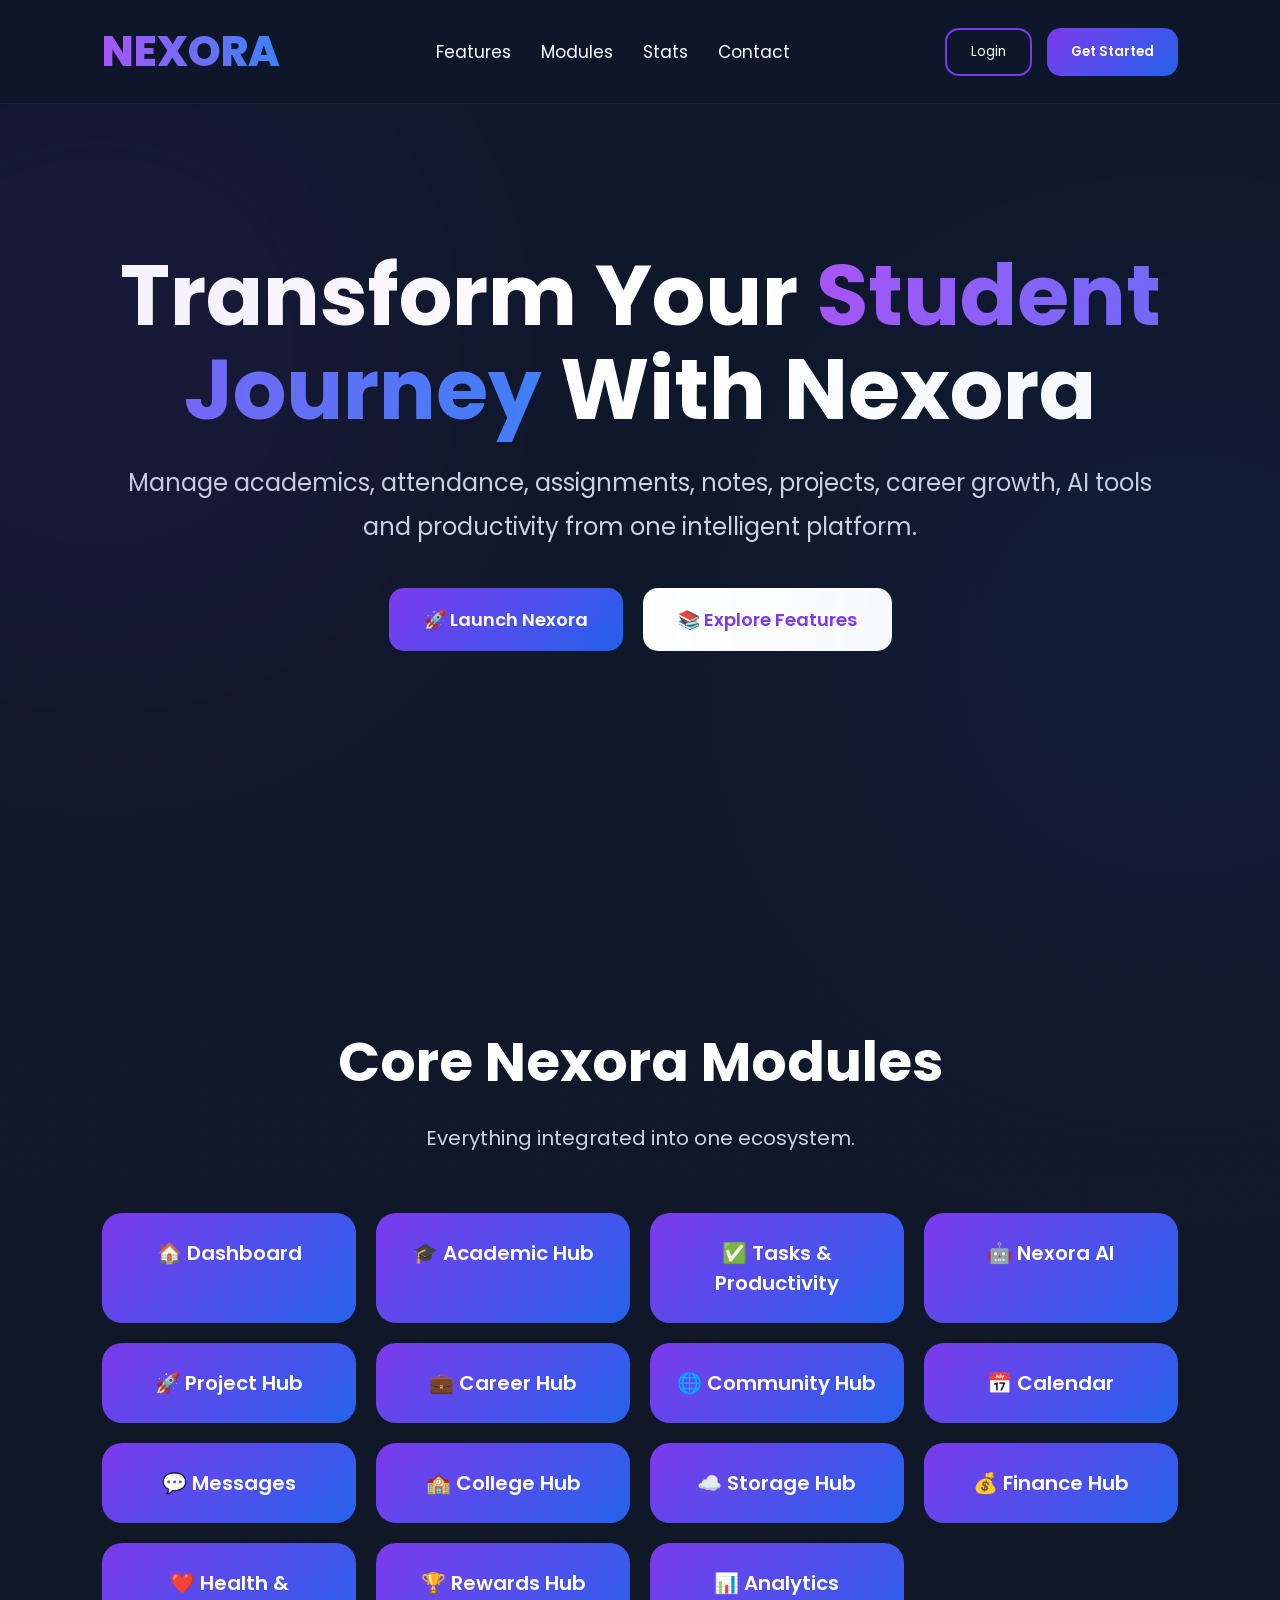
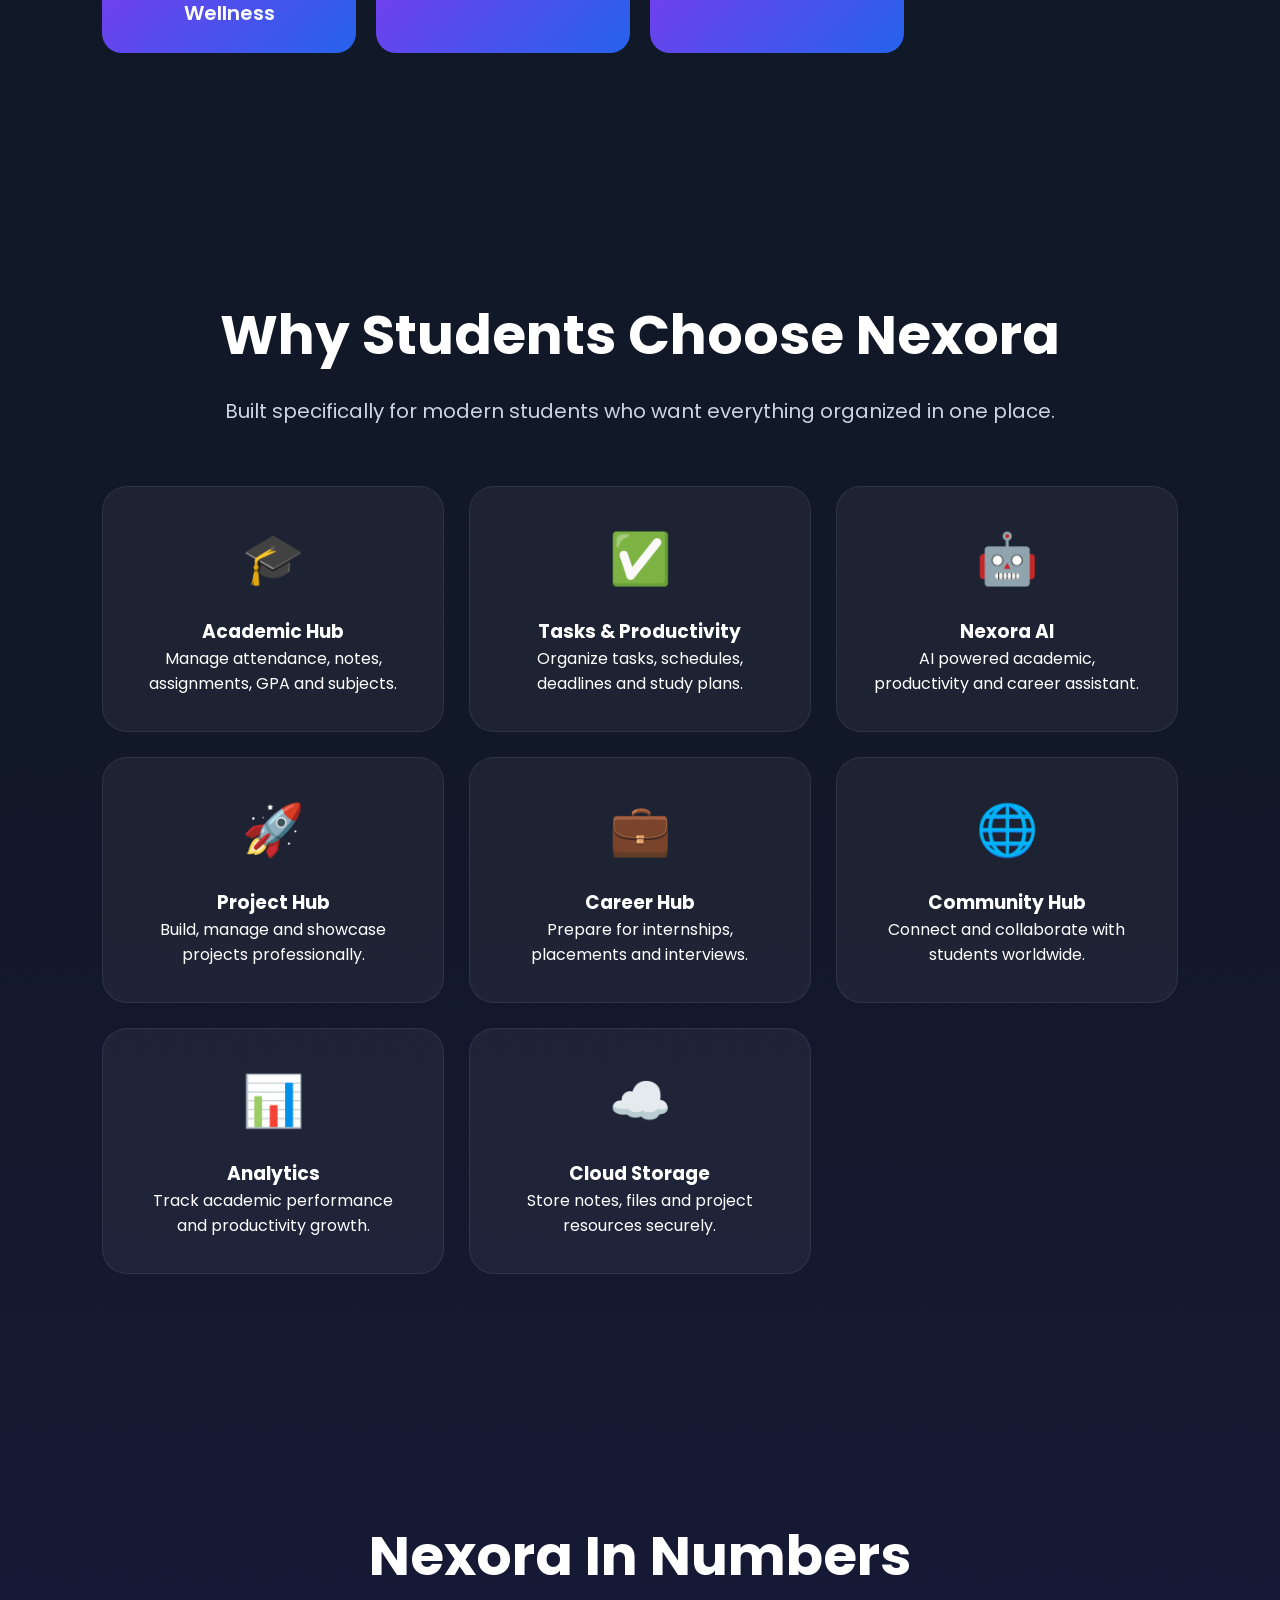
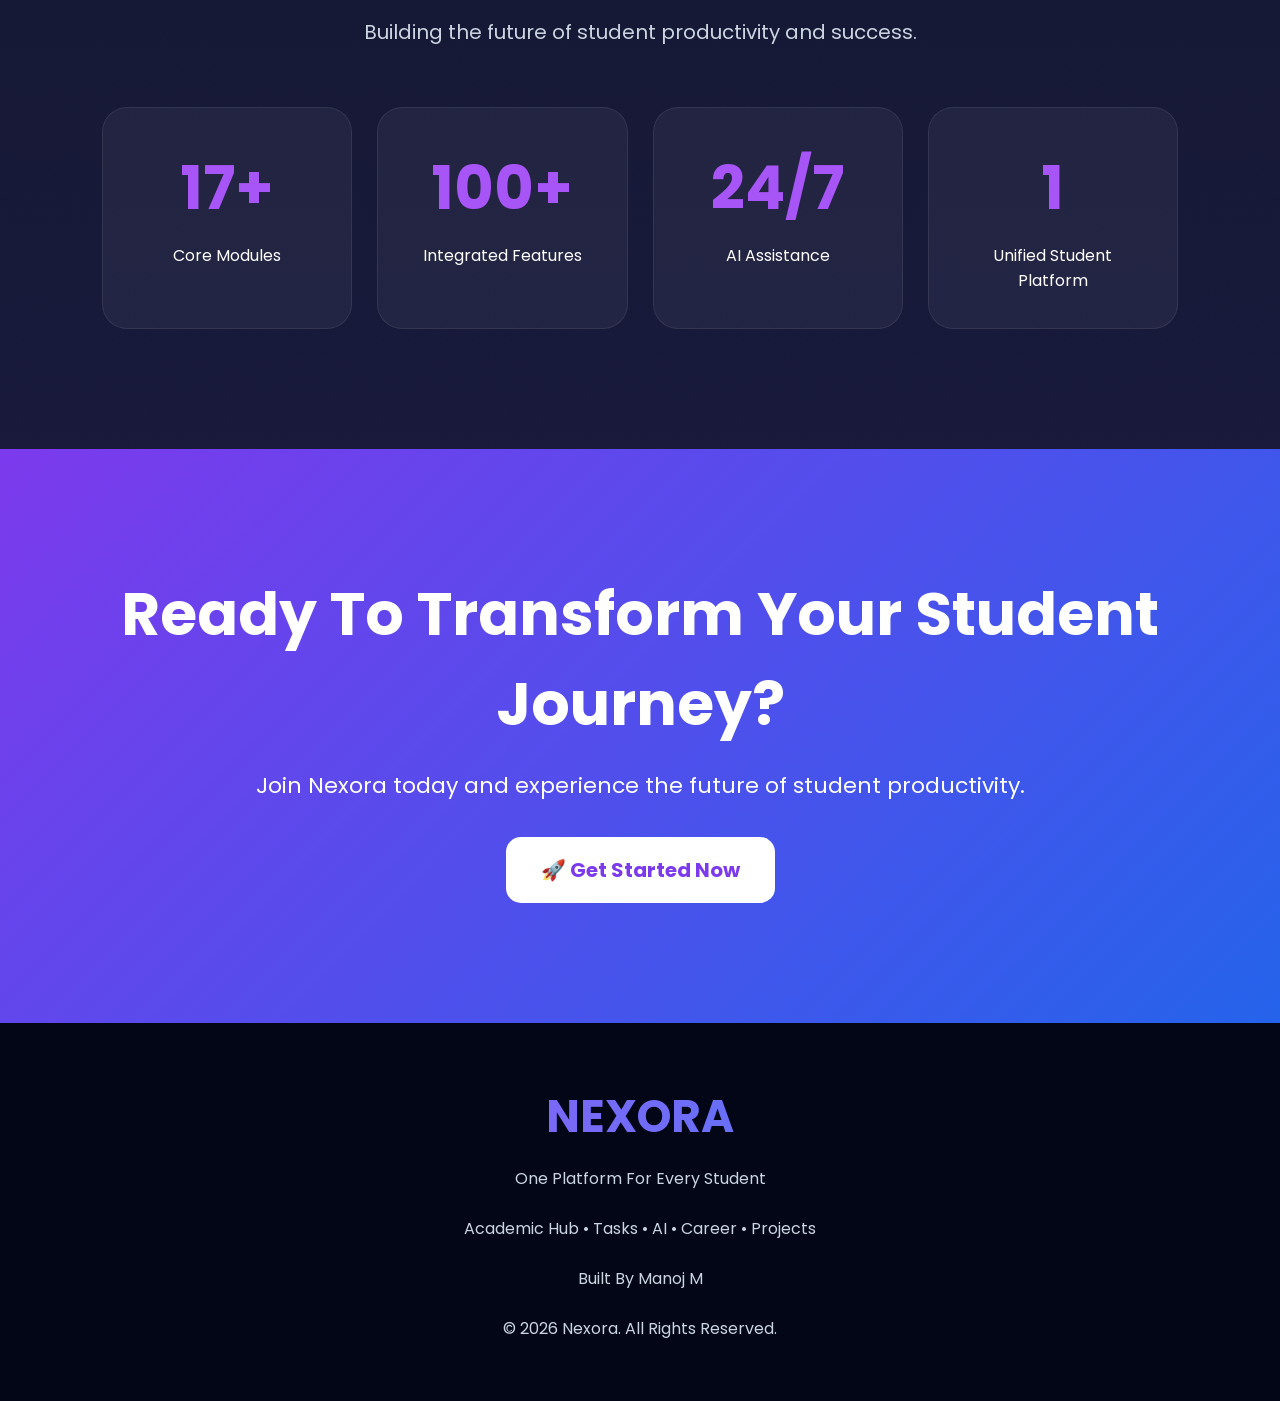
<file: index.html>
<!DOCTYPE html>
<html lang="en">

<head>

<meta charset="UTF-8">

<meta name="viewport"
content="width=device-width, initial-scale=1.0">

<title>
Nexora | One Platform For Every Student
</title>

<link rel="preconnect"
href="https://fonts.googleapis.com">

<link rel="preconnect"
href="https://fonts.gstatic.com"
crossorigin>

<link href="https://fonts.googleapis.com/css2?family=Poppins:wght@300;400;500;600;700;800&display=swap"
rel="stylesheet">

<style>

*{
margin:0;
padding:0;
box-sizing:border-box;
font-family:'Poppins',sans-serif;
scroll-behavior:smooth;
}

body{
background:
linear-gradient(
180deg,
#0f172a,
#111827,
#1e1b4b
);
color:white;
overflow-x:hidden;
}

/* NAVBAR */

.navbar{
position:fixed;
top:0;
left:0;
width:100%;
padding:20px 8%;
display:flex;
justify-content:space-between;
align-items:center;
background:rgba(15,23,42,.95);
backdrop-filter:blur(15px);
z-index:1000;
border-bottom:1px solid rgba(255,255,255,.05);
}

.logo{

font-size:42px;

font-weight:800;

background:linear-gradient(

90deg,

#a855f7,

#3b82f6

);

-webkit-background-clip:text;

-webkit-text-fill-color:transparent;

}

.nav-links{
display:flex;
gap:30px;
}

.nav-links a{
text-decoration:none;
color:white;
font-size:17px;
transition:.3s;
}

.nav-links a:hover{
color:#a855f7;
}

.nav-buttons{
display:flex;
gap:15px;
}

.login-btn{
padding:12px 24px;
background:transparent;
border:2px solid #7c3aed;
border-radius:14px;
color:white;
cursor:pointer;
}

.start-btn{
padding:12px 24px;
border:none;
border-radius:14px;
background:
linear-gradient(
135deg,
#7c3aed,
#2563eb
);
color:white;
cursor:pointer;
font-weight:600;
}

/* HERO */

.hero{
min-height:100vh;
display:flex;
justify-content:center;
align-items:center;
text-align:center;
padding:140px 8%;
}

.hero-content{
max-width:1100px;
}

.hero h1{
font-size:85px;
line-height:1.1;
margin-bottom:25px;
}

.gradient{
background:
linear-gradient(
90deg,
#a855f7,
#3b82f6
);
-webkit-background-clip:text;
-webkit-text-fill-color:transparent;
}

.hero p{
font-size:24px;
line-height:1.8;
color:#cbd5e1;
margin-bottom:40px;
}

.hero-buttons{
display:flex;

justify-content:center;
gap:20px;
flex-wrap:wrap;
}

.hero-btn{
padding:18px 35px;
border:none;
border-radius:15px;
font-size:18px;
font-weight:600;
cursor:pointer;
transition:.3s;
}

.primary{
background:
linear-gradient(
135deg,
#7c3aed,
#2563eb
);
color:white;
}

.secondary{
background:white;
color:#7c3aed;
}

.hero-btn:hover{
transform:translateY(-5px);
}

/* FLOATING LIGHTS */

.glow{
position:absolute;
width:500px;
height:500px;
background:#7c3aed;
filter:blur(180px);
opacity:.15;
left:-150px;
top:100px;
border-radius:50%;
}

.glow2{
position:absolute;
width:500px;
height:500px;
background:#2563eb;
filter:blur(180px);
opacity:.15;
right:-150px;
top:400px;
border-radius:50%;
}

.section{
padding:120px 8%;
text-align:center;
}

.section-title{
font-size:55px;
margin-bottom:20px;
}

.section-subtitle{
font-size:20px;
color:#cbd5e1;
max-width:900px;
margin:auto;
margin-bottom:60px;
}

@media(max-width:900px){

.nav-links{
display:none;
}

.hero h1{
font-size:50px;
}

.hero p{
font-size:18px;
}

.section-title{
font-size:40px;
}

}
/* DASHBOARD PREVIEW */

.dashboard-preview{
display:flex;
justify-content:center;
}

.preview-window{
width:100%;
max-width:1000px;
background:#111827;
border-radius:30px;
overflow:hidden;
box-shadow:0 25px 60px rgba(124,58,237,.25);
}

.preview-header{
background:#1f2937;
padding:15px;
display:flex;
gap:10px;
}

.dot{
width:12px;
height:12px;
border-radius:50%;
}

.red{background:#ef4444;}
.yellow{background:#f59e0b;}
.green{background:#22c55e;}

.preview-grid{
padding:40px;
display:grid;
grid-template-columns:repeat(3,1fr);
gap:20px;
}

.preview-card{
background:linear-gradient(
135deg,
#7c3aed,
#2563eb
);
padding:30px;
border-radius:20px;
font-weight:600;
font-size:20px;
}

/* FEATURES */

.features-grid{
display:grid;
grid-template-columns:
repeat(auto-fit,minmax(280px,1fr));
gap:25px;
}

.feature-card{
background:rgba(255,255,255,.05);
padding:35px;
border-radius:25px;
border:1px solid rgba(255,255,255,.08);
transition:.3s;
}

.feature-card:hover{
transform:translateY(-10px);
border-color:#7c3aed;
}

.feature-icon{
font-size:50px;
margin-bottom:20px;
}

/* MODULES */

.modules-grid{
display:grid;
grid-template-columns:
repeat(auto-fit,minmax(220px,1fr));
gap:20px;
}

.module-card{
background:linear-gradient(
135deg,
#7c3aed,
#2563eb
);
padding:25px;
border-radius:20px;
font-weight:600;
font-size:20px;
transition:.3s;
}

.module-card:hover{
transform:scale(1.05);
}
/* STATS */

.stats-grid{
display:grid;
grid-template-columns:
repeat(auto-fit,minmax(250px,1fr));
gap:25px;
}

.stat-card{
background:
rgba(255,255,255,.05);
padding:35px;
border-radius:25px;
border:1px solid rgba(255,255,255,.08);
}

.stat-card h1{
font-size:60px;
color:#a855f7;
margin-bottom:10px;
}

/* TESTIMONIALS */

.testimonial-grid{
display:grid;
grid-template-columns:
repeat(auto-fit,minmax(300px,1fr));
gap:25px;
}

.testimonial-card{
background:
rgba(255,255,255,.05);
padding:35px;
border-radius:25px;
border:1px solid rgba(255,255,255,.08);
}

.testimonial-card h3{
margin-bottom:15px;
color:#a855f7;
}

.testimonial-card p{
color:#cbd5e1;
line-height:1.8;
}

/* CTA */

.cta-section{
padding:120px 8%;
text-align:center;
background:
linear-gradient(
135deg,
#7c3aed,
#2563eb
);
}

.cta-section h2{
font-size:60px;
margin-bottom:20px;
}

.cta-section p{
font-size:22px;
margin-bottom:35px;
}

.cta-btn{
padding:18px 35px;
border:none;
border-radius:15px;
background:white;
color:#7c3aed;
font-size:20px;
font-weight:bold;
cursor:pointer;
}

/* FOOTER */

footer{
background:#020617;
padding:60px;
text-align:center;
}

.footer-content h2{
font-size:45px;
margin-bottom:15px;
background:
linear-gradient(
90deg,
#a855f7,
#3b82f6
);
-webkit-background-clip:text;
-webkit-text-fill-color:transparent;
}

.footer-content p{
color:#cbd5e1;
}
</style>

</head>

<body>

<div class="glow"></div>
<div class="glow2"></div>

<nav class="navbar">

<div class="logo">
NEXORA
</div>

<div class="nav-links">

<a href="#features">
Features
</a>

<a href="#modules">
Modules
</a>

<a href="#stats">
Stats
</a>

<a href="#contact">
Contact
</a>

</div>

<div class="nav-buttons">

<button

class="login-btn"

onclick="window.location.href='login.html'">

Login

</button>
<button

class="start-btn"

onclick="window.location.href='signup.html'">

Get Started

</button>

</div>

</nav>

<section class="hero">

<div class="hero-content">

<h1>

Transform Your

<span class="gradient">

Student Journey

</span>

With Nexora

</h1>

<p>

Manage academics,
attendance,
assignments,
notes,
projects,
career growth,
AI tools and productivity
from one intelligent platform.

</p>

<div class="hero-buttons">

<button

class="hero-btn primary"

onclick="window.location.href='signup.html'">

🚀 Launch Nexora

</button>

<button
class="hero-btn secondary">

📚 Explore Features

</button>

</div>

</div>

</section>

<section id="modules" class="section">

<h2 class="section-title">

Core Nexora Modules

</h2>

<p class="section-subtitle">

Everything integrated into one ecosystem.

</p>

<div class="modules-grid">

<div class="module-card">🏠 Dashboard</div>

<div class="module-card">🎓 Academic Hub</div>

<div class="module-card">✅ Tasks & Productivity</div>

<div class="module-card">🤖 Nexora AI</div>

<div class="module-card">🚀 Project Hub</div>

<div class="module-card">💼 Career Hub</div>

<div class="module-card">🌐 Community Hub</div>

<div class="module-card">📅 Calendar</div>

<div class="module-card">💬 Messages</div>

<div class="module-card">🏫 College Hub</div>

<div class="module-card">☁️ Storage Hub</div>

<div class="module-card">💰 Finance Hub</div>

<div class="module-card">❤️ Health & Wellness</div>

<div class="module-card">🏆 Rewards Hub</div>

<div class="module-card">📊 Analytics</div>

</div>

</section>
<!-- FEATURES -->

<section
id="features"
class="section">

<h2 class="section-title">

Why Students Choose Nexora

</h2>

<p class="section-subtitle">

Built specifically for modern students who want everything organized in one place.

</p>

<div class="features-grid">

<div class="feature-card">

<div class="feature-icon">
🎓
</div>

<h3>
Academic Hub
</h3>

<p>
Manage attendance, notes,
assignments, GPA and subjects.
</p>

</div>

<div class="feature-card">

<div class="feature-icon">
✅
</div>

<h3>
Tasks & Productivity
</h3>

<p>
Organize tasks, schedules,
deadlines and study plans.
</p>

</div>

<div class="feature-card">

<div class="feature-icon">
🤖
</div>

<h3>
Nexora AI
</h3>

<p>
AI powered academic,
productivity and career assistant.
</p>

</div>

<div class="feature-card">

<div class="feature-icon">
🚀
</div>

<h3>
Project Hub
</h3>

<p>
Build, manage and showcase
projects professionally.
</p>

</div>

<div class="feature-card">

<div class="feature-icon">
💼
</div>

<h3>
Career Hub
</h3>

<p>
Prepare for internships,
placements and interviews.
</p>

</div>

<div class="feature-card">

<div class="feature-icon">
🌐
</div>

<h3>
Community Hub
</h3>

<p>
Connect and collaborate
with students worldwide.
</p>

</div>

<div class="feature-card">

<div class="feature-icon">
📊
</div>

<h3>
Analytics
</h3>

<p>
Track academic performance
and productivity growth.
</p>

</div>

<div class="feature-card">

<div class="feature-icon">
☁️
</div>

<h3>
Cloud Storage
</h3>

<p>
Store notes, files and
project resources securely.
</p>

</div>

</div>

</section>
<section id="stats" class="section">

<h2 class="section-title">

Nexora In Numbers

</h2>

<p class="section-subtitle">

Building the future of student productivity and success.

</p>

<div class="stats-grid">

<div class="stat-card">

<h1>17+</h1>

<p>Core Modules</p>

</div>

<div class="stat-card">

<h1>100+</h1>

<p>Integrated Features</p>

</div>

<div class="stat-card">

<h1>24/7</h1>

<p>AI Assistance</p>

</div>

<div class="stat-card">

<h1>1</h1>

<p>Unified Student Platform</p>

</div>

</div>

</section>

<!-- CALL TO ACTION -->

<section class="cta-section">

<h2>

Ready To Transform
Your Student Journey?

</h2>

<p>

Join Nexora today and experience
the future of student productivity.

</p>

<button
class="cta-btn"
onclick="window.location.href='signup.html'">

🚀 Get Started Now

</button>

</section>

<!-- FOOTER -->

<footer id="contact">

<div class="footer-content">

<h2>

NEXORA

</h2>

<p>

One Platform For Every Student

</p>

<br>

<p>

Academic Hub • Tasks • AI • Career • Projects

</p>

<br>

<p>

Built By Manoj M

</p>

<br>

<p>

© 2026 Nexora. All Rights Reserved.

</p>

</div>

</footer>
<script>

// Smooth Scroll Animation

document.querySelectorAll('a[href^="#"]').forEach(anchor => {

anchor.addEventListener('click', function(e) {

e.preventDefault();

document.querySelector(
this.getAttribute('href')
).scrollIntoView({

behavior:'smooth'

});

});

});

// Navbar Shadow

window.addEventListener("scroll", function(){

let navbar =
document.querySelector(".navbar");

if(window.scrollY > 50){

navbar.style.boxShadow =
"0 10px 30px rgba(0,0,0,.3)";

}

else{

navbar.style.boxShadow =
"none";

}

});

// Fade In Animation

const observer =
new IntersectionObserver(

(entries)=>{

entries.forEach(entry=>{

if(entry.isIntersecting){

entry.target.style.opacity = "1";

entry.target.style.transform =
"translateY(0px)";

}

});

},

{
threshold:0.15
}

);

document.querySelectorAll(

'.feature-card,.module-card,.stat-card,.testimonial-card,.preview-card'

).forEach(card=>{

card.style.opacity="0";

card.style.transform=
"translateY(40px)";

card.style.transition=
"all .8s ease";

observer.observe(card);

});

// Counter Animation

let statsStarted = false;

function startCounters(){

if(statsStarted) return;

statsStarted = true;

const counters =
document.querySelectorAll(
".stat-card h1"
);

counters.forEach(counter=>{

let target =
counter.innerText;

let value =
parseInt(target);

if(isNaN(value)) return;

let count = 0;

let speed =
Math.ceil(value/30);

let interval =
setInterval(()=>{

count += speed;

if(count >= value){

counter.innerText =
target;

clearInterval(interval);

}

else{

counter.innerText =
count + "+";

}

},40);

});

}

window.addEventListener(
"scroll",
function(){

let stats =
document.querySelector(
"#stats"
);

if(!stats) return;

let pos =
stats.getBoundingClientRect().top;

if(pos < window.innerHeight){

startCounters();

}

});

</script>

</body>

</html>
</file>
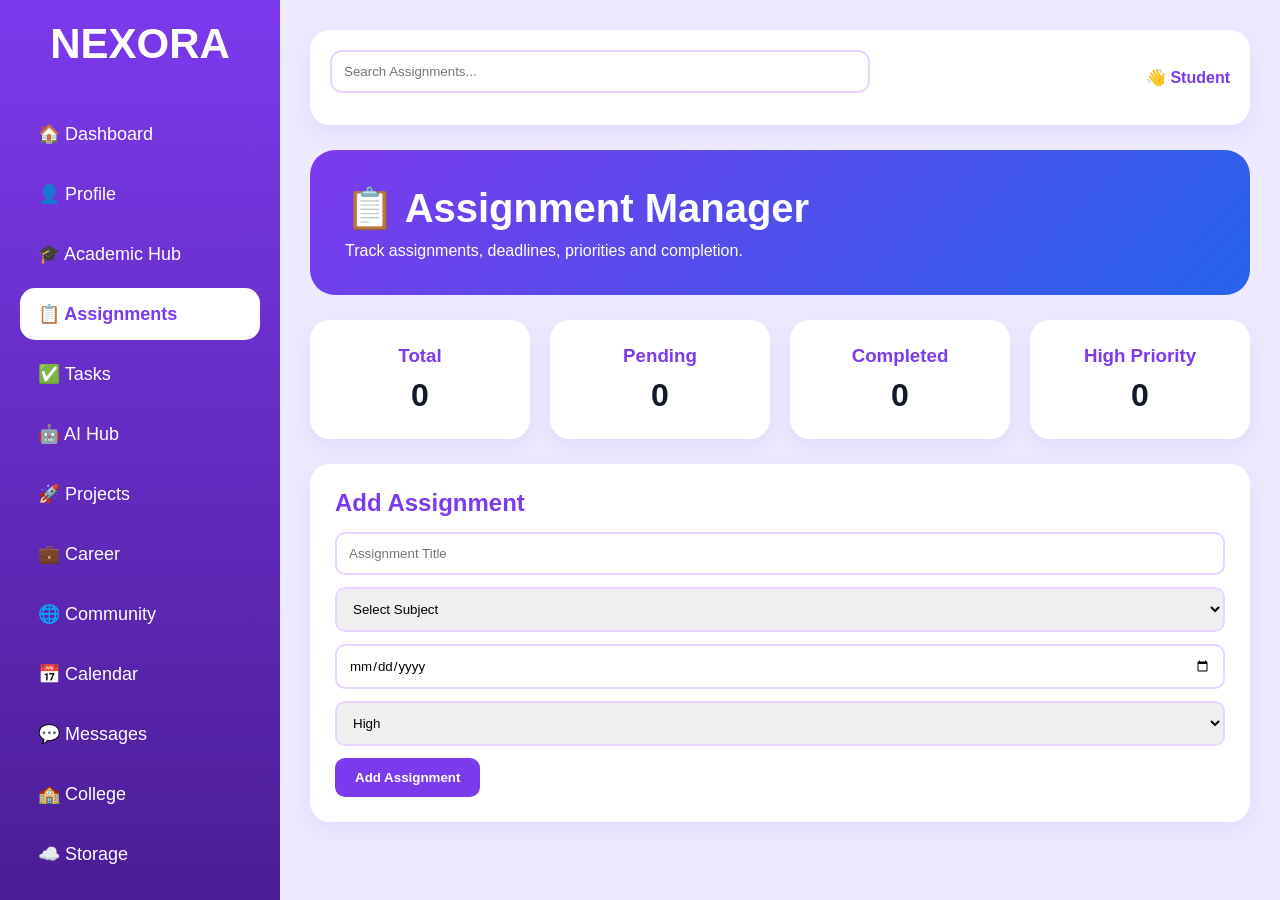
<file: assignments.html>
<!DOCTYPE html>

<html lang="en">

<head>

<meta charset="UTF-8">

<meta name="viewport"

content="width=device-width, initial-scale=1.0">

<title>Nexora Assignments</title>

<style>

*{

margin:0;

padding:0;

box-sizing:border-box;

font-family:Arial,sans-serif;

}

body{

background:#ede9fe;

color:#111827;

}

.container{

display:flex;

min-height:100vh;

}

/* SIDEBAR */

.sidebar{

width:280px;

background:linear-gradient(

180deg,

#7c3aed,

#4c1d95

);

color:white;

padding:20px;

position:fixed;

left:0;

top:0;

height:100vh;

overflow-y:auto;

}

.logo{

font-size:42px;

font-weight:bold;

text-align:center;

margin-bottom:40px;

}

.sidebar ul{

list-style:none;

}

.sidebar li{

padding:15px 18px;

margin:8px 0;

border-radius:15px;

cursor:pointer;

font-size:18px;

transition:.3s;

}

.sidebar li:hover{

background:rgba(255,255,255,.15);

transform:translateX(5px);

}

.active{

background:white;

color:#7c3aed;

font-weight:bold;

}

/* MAIN */

.main{

margin-left:280px;

width:calc(100% - 280px);

padding:30px;

}

/* TOPBAR */

.topbar{

background:white;

padding:20px;

border-radius:20px;

display:flex;

justify-content:space-between;

align-items:center;

margin-bottom:25px;

box-shadow:0 8px 20px rgba(124,58,237,.08);

}

.search{

width:60%;

padding:12px;

border:2px solid #e9d5ff;

border-radius:12px;

outline:none;

}

.user{

font-weight:bold;

color:#7c3aed;

}

/* HERO */

.hero{

background:linear-gradient(

135deg,

#7c3aed,

#2563eb

);

color:white;

padding:35px;

border-radius:25px;

margin-bottom:25px;

}

.hero h1{

font-size:40px;

margin-bottom:10px;

}

/* STATS */

.stats{

display:grid;

grid-template-columns:

repeat(4,1fr);

gap:20px;

margin-bottom:25px;

}

.stat-card{

background:white;

padding:25px;

border-radius:20px;

text-align:center;

box-shadow:0 8px 20px rgba(124,58,237,.08);

}

.stat-card h3{

color:#7c3aed;

margin-bottom:10px;

}

/* FORM */

.form-card{

background:white;

padding:25px;

border-radius:20px;

box-shadow:0 8px 20px rgba(124,58,237,.08);

margin-bottom:25px;

}

.form-card h2{

color:#7c3aed;

margin-bottom:15px;

}

input,

select{

width:100%;

padding:12px;

margin-bottom:12px;

border:2px solid #e9d5ff;

border-radius:10px;

outline:none;

}

.add-btn{

background:#7c3aed;

color:white;

border:none;

padding:12px 20px;

border-radius:10px;

cursor:pointer;

font-weight:bold;

}

.assignments-container{

display:grid;

grid-template-columns:

repeat(auto-fit,minmax(320px,1fr));

gap:20px;

}

@media(max-width:900px){

.sidebar{

display:none;

}

.main{

margin-left:0;

width:100%;

}

.stats{

grid-template-columns:

1fr 1fr;

}

}

</style>

</head>

<body>

<div class="container">

<!-- SIDEBAR -->

<div class="sidebar">

<div class="logo">

NEXORA

</div>

<ul>

<li onclick="window.location.href='dashboard.html'">

🏠 Dashboard

</li>

<li onclick="window.location.href='profile.html'">

👤 Profile

</li>

<li onclick="window.location.href='studyhub.html'">

🎓 Academic Hub

</li>

<li class="active">

📋 Assignments

</li>

<li onclick="window.location.href='tasks.html'">

✅ Tasks

</li>

<li onclick="window.location.href='ai.html'">

🤖 AI Hub

</li>

<li onclick="window.location.href='projects.html'">

🚀 Projects

</li>

<li onclick="window.location.href='career.html'">

💼 Career

</li>

<li onclick="window.location.href='community.html'">

🌐 Community

</li>

<li onclick="window.location.href='calendar.html'">

📅 Calendar

</li>

<li onclick="window.location.href='messages.html'">

💬 Messages

</li>

<li onclick="window.location.href='college.html'">

🏫 College

</li>

<li onclick="window.location.href='storage.html'">

☁️ Storage

</li>

<li onclick="window.location.href='finance.html'">

💰 Finance

</li>

<li onclick="window.location.href='health.html'">

❤️ Health

</li>

<li onclick="window.location.href='rewards.html'">

🏆 Rewards

</li>

<li onclick="window.location.href='analytics.html'">

📊 Analytics

</li>

</ul>

</div>

<!-- MAIN -->

<div class="main">

<div class="topbar">

<input

type="text"

class="search"

id="searchInput"

placeholder="Search Assignments...">

<div

class="user"

id="userName">

👋 Student

</div>

</div>

<div class="hero">

<h1>📋 Assignment Manager</h1>

<p>

Track assignments,

deadlines,

priorities and completion.

</p>

</div>

<div class="stats">

<div class="stat-card">

<h3>Total</h3>

<h1 id="totalAssignments">0</h1>

</div>

<div class="stat-card">

<h3>Pending</h3>

<h1 id="pendingAssignments">0</h1>

</div>

<div class="stat-card">

<h3>Completed</h3>

<h1 id="completedAssignments">0</h1>

</div>

<div class="stat-card">

<h3>High Priority</h3>

<h1 id="highAssignments">0</h1>

</div>

</div>

<div class="form-card">

<h2>Add Assignment</h2>

<input

type="text"

id="assignmentTitle"

placeholder="Assignment Title">

<select id="subjectSelect">

<option>

Select Subject

</option>

</select>

<input

type="date"

id="dueDate">

<select id="priority">

<option>High</option>

<option>Medium</option>

<option>Low</option>

</select>

<button

class="add-btn"

onclick="addAssignment()">

Add Assignment

</button>

</div>

<div

id="assignmentsContainer"

class="assignments-container">

</div>
<style>

.assignment-card{

background:white;

padding:25px;

border-radius:20px;

box-shadow:0 8px 20px rgba(124,58,237,.08);

transition:.3s;

}

.assignment-card:hover{

transform:translateY(-5px);

}

.assignment-title{

font-size:22px;

font-weight:bold;

color:#7c3aed;

margin-bottom:15px;

}

.assignment-info{

margin-bottom:8px;

}

.badge{

display:inline-block;

padding:8px 14px;

border-radius:20px;

color:white;

font-size:14px;

font-weight:bold;

margin-top:10px;

}

.high{

background:#ef4444;

}

.medium{

background:#f59e0b;

}

.low{

background:#10b981;

}

.completed{

background:#22c55e;

}

.pending{

background:#6b7280;

}

.action-buttons{

margin-top:15px;

display:flex;

gap:10px;

}

.complete-btn{

background:#22c55e;

color:white;

border:none;

padding:10px 15px;

border-radius:10px;

cursor:pointer;

}

.delete-btn{

background:#ef4444;

color:white;

border:none;

padding:10px 15px;

border-radius:10px;

cursor:pointer;

}

</style>

<script>

// Load Username

let name =

localStorage.getItem("fullName");

if(name){

document.getElementById("userName")

.innerHTML =

"👋 " + name;

}

// Load Subjects

let subjects = [

"DBMS",

"Java",

"Python",

"OS"

];

let dropdown =

document.getElementById(

"subjectSelect"

);

subjects.forEach(subject => {

dropdown.innerHTML +=

`<option>${subject.name || subject}</option>`;

});
</script>
<script>

// Add Assignment

function addAssignment(){

let title =

document.getElementById(

"assignmentTitle"

).value;

let subject =

document.getElementById(

"subjectSelect"

).value;

let dueDate =

document.getElementById(

"dueDate"

).value;

let priority =

document.getElementById(

"priority"

).value;

if(

title === "" ||

subject === "Select Subject" ||

dueDate === ""

){

alert("Fill all fields");

return;

}

let assignments =

JSON.parse(

localStorage.getItem(

"assignments"

)

) || [];

assignments.push({

title:title,

subject:subject,

dueDate:dueDate,

priority:priority,

status:"Pending"

});

localStorage.setItem(

"assignments",

JSON.stringify(assignments)

);

document.getElementById(

"assignmentTitle"

).value="";

document.getElementById(

"dueDate"

).value="";

displayAssignments();

}

// Complete Assignment

function completeAssignment(index){

let assignments =

JSON.parse(

localStorage.getItem(

"assignments"

)

) || [];

assignments[index].status =

"Completed";

localStorage.setItem(

"assignments",

JSON.stringify(assignments)

);

displayAssignments();

}

// Delete Assignment

function deleteAssignment(index){

let assignments =

JSON.parse(

localStorage.getItem(

"assignments"

)

) || [];

assignments.splice(index,1);

localStorage.setItem(

"assignments",

JSON.stringify(assignments)

);

displayAssignments();

}

// Display Assignments

function displayAssignments(){

let assignments =

JSON.parse(

localStorage.getItem(

"assignments"

)

) || [];

let container =

document.getElementById(

"assignmentsContainer"

);

container.innerHTML = "";

let total = 0;

let completed = 0;

let pending = 0;

let high = 0;

for(let i=0;i<assignments.length;i++){

total++;

if(

assignments[i].status ===

"Completed"

){

completed++;

}

else{

pending++;

}

if(

assignments[i].priority ===

"High"

){

high++;

}

container.innerHTML +=

`<div class="assignment-card">

<div class="assignment-title">

${assignments[i].title}

</div>

<div class="assignment-info">

📚 Subject:

${assignments[i].subject}

</div>

<div class="assignment-info">

📅 Due:

${assignments[i].dueDate}

</div>

<div class="assignment-info">

Priority:

<span class="badge

${assignments[i].priority.toLowerCase()}">

${assignments[i].priority}

</span>

</div>

<div class="assignment-info">

Status:

<span class="badge

${assignments[i].status.toLowerCase()}">

${assignments[i].status}

</span>

</div>

<div class="action-buttons">

<button

class="complete-btn"

onclick="completeAssignment(${i})">

Complete

</button>

<button

class="delete-btn"

onclick="deleteAssignment(${i})">

Delete

</button>

</div>

</div>`;

}

// Update Stats

document.getElementById(

"totalAssignments"

).innerHTML = total;

document.getElementById(

"completedAssignments"

).innerHTML = completed;

document.getElementById(

"pendingAssignments"

).innerHTML = pending;

document.getElementById(

"highAssignments"

).innerHTML = high;

}

// Search

document.getElementById(

"searchInput"

).addEventListener(

"keyup",

function(){

let filter =

this.value.toLowerCase();

let cards =

document.querySelectorAll(

".assignment-card"

);

cards.forEach(card=>{

if(

card.innerText

.toLowerCase()

.includes(filter)

){

card.style.display =

"block";

}

else{

card.style.display =

"none";

}

});

});

// Initial Load

displayAssignments();

</script>

</body>

</html>
</file>
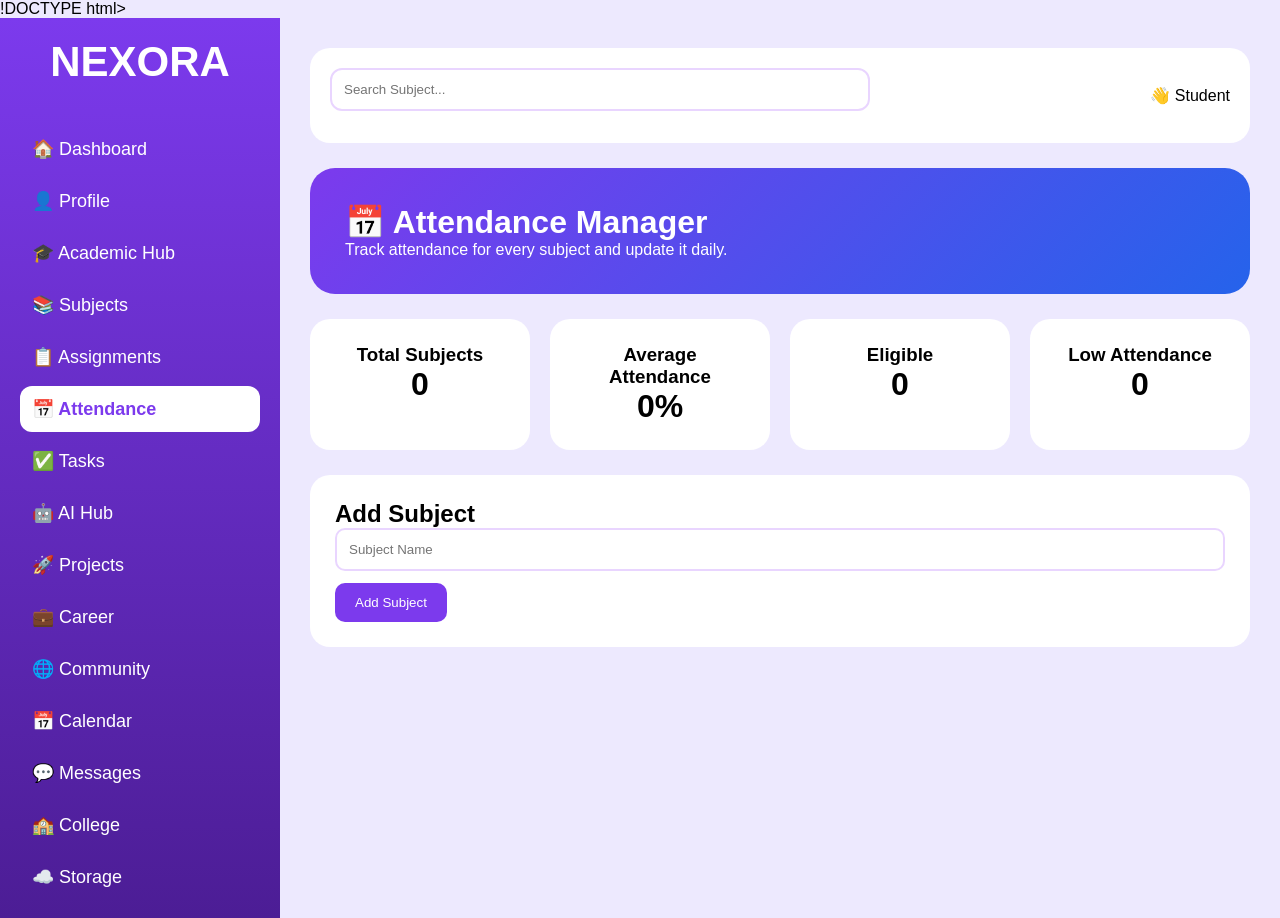
<file: attendance.html>
!DOCTYPE html>

<html lang="en">

<head>

<meta charset="UTF-8">

<meta name="viewport" content="width=device-width, initial-scale=1.0">

<title>Nexora Attendance Manager</title>

<style>

*{

margin:0;

padding:0;

box-sizing:border-box;

font-family:Arial,sans-serif;

}

body{

background:#ede9fe;

}

.container{

display:flex;

min-height:100vh;

}

/* SIDEBAR */

.sidebar{

width:280px;

background:linear-gradient(

180deg,

#7c3aed,

#4c1d95

);

color:white;

padding:20px;

position:fixed;

height:100vh;

overflow-y:auto;

}

.logo{

font-size:42px;

font-weight:bold;

text-align:center;

margin-bottom:40px;

}

.sidebar ul{

list-style:none;

}

.sidebar li{

padding:12px;

margin:6px 0;

border-radius:12px;

cursor:pointer;

font-size:18px;

transition:.3s;

}

.sidebar li:hover{

background:rgba(255,255,255,.15);

transform:translateX(5px);

}

.active{

background:white;

color:#7c3aed;

font-weight:bold;

}

.main{

margin-left:280px;

width:calc(100% - 280px);

padding:30px;

}

.topbar{

background:white;

padding:20px;

border-radius:20px;

display:flex;

justify-content:space-between;

align-items:center;

margin-bottom:25px;

}

.search{

width:60%;

padding:12px;

border:2px solid #e9d5ff;

border-radius:12px;

}

.hero{

background:linear-gradient(

135deg,

#7c3aed,

#2563eb

);

color:white;

padding:35px;

border-radius:25px;

margin-bottom:25px;

}

.stats{

display:grid;

grid-template-columns:repeat(4,1fr);

gap:20px;

margin-bottom:25px;

}

.stat-card{

background:white;

padding:25px;

border-radius:20px;

text-align:center;

}

.form-card{

background:white;

padding:25px;

border-radius:20px;

margin-bottom:25px;

}

input{

width:100%;

padding:12px;

margin-bottom:12px;

border:2px solid #e9d5ff;

border-radius:10px;

}

.add-btn{

background:#7c3aed;

color:white;

border:none;

padding:12px 20px;

border-radius:10px;

cursor:pointer;

}

.attendance-container{

display:grid;

grid-template-columns:

repeat(auto-fit,minmax(320px,1fr));

gap:20px;

}
.attendance-card{

background:white;

padding:25px;

border-radius:20px;

box-shadow:0 8px 20px rgba(124,58,237,.08);

transition:.3s;

}

.attendance-card:hover{

transform:translateY(-5px);

}

.subject-title{

font-size:24px;

font-weight:bold;

color:#7c3aed;

margin-bottom:15px;

}

.info{

margin-bottom:10px;

}

.badge{

display:inline-block;

padding:8px 14px;

border-radius:20px;

color:white;

font-weight:bold;

margin-top:10px;

}

.good{

background:#22c55e;

}

.low{

background:#ef4444;

}

.action-buttons{

margin-top:15px;

display:flex;

gap:8px;

flex-wrap:wrap;

}

.attend-btn{

background:#22c55e;

color:white;

border:none;

padding:10px 15px;

border-radius:10px;

cursor:pointer;

}

.miss-btn{

background:#f59e0b;

color:white;

border:none;

padding:10px 15px;

border-radius:10px;

cursor:pointer;

}

.delete-btn{

background:#ef4444;

color:white;

border:none;

padding:10px 15px;

border-radius:10px;

cursor:pointer;

}

@media(max-width:900px){

.sidebar{

display:none;

}

.main{

margin-left:0;

width:100%;

}

.stats{

grid-template-columns:1fr 1fr;

}

}

</style>

</head>

<body>

<div class="container">

<div class="sidebar">

<div class="logo">

NEXORA

</div>

<ul>

<li onclick="window.location.href='dashboard.html'">

🏠 Dashboard

</li>

<li onclick="window.location.href='profile.html'">

👤 Profile

</li>

<li onclick="window.location.href='studyhub.html'">

🎓 Academic Hub

</li>

<li onclick="window.location.href='subjects.html'">

📚 Subjects

</li>

<li onclick="window.location.href='assignments.html'">

📋 Assignments

</li>

<li class="active">

📅 Attendance

</li>

<li onclick="window.location.href='tasks.html'">

✅ Tasks

</li>

<li onclick="window.location.href='ai.html'">

🤖 AI Hub

</li>

<li onclick="window.location.href='projects.html'">

🚀 Projects

</li>

<li onclick="window.location.href='career.html'">

💼 Career

</li>

<li onclick="window.location.href='community.html'">

🌐 Community

</li>

<li onclick="window.location.href='calendar.html'">

📅 Calendar

</li>

<li onclick="window.location.href='messages.html'">

💬 Messages

</li>

<li onclick="window.location.href='college.html'">

🏫 College

</li>

<li onclick="window.location.href='storage.html'">

☁️ Storage

</li>

<li onclick="window.location.href='finance.html'">

💰 Finance

</li>

<li onclick="window.location.href='health.html'">

❤️ Health

</li>

<li onclick="window.location.href='rewards.html'">

🏆 Rewards

</li>

<li onclick="window.location.href='analytics.html'">

📊 Analytics

</li>

</ul>

</div>

<div class="main">

<div class="topbar">

<input

type="text"

id="searchInput"

class="search"

placeholder="Search Subject...">

<div id="userName">

👋 Student

</div>

</div>

<div class="hero">

<h1>📅 Attendance Manager</h1>

<p>

Track attendance for every subject

and update it daily.

</p>

</div>

<div class="stats">

<div class="stat-card">

<h3>Total Subjects</h3>

<h1 id="totalSubjects">0</h1>

</div>

<div class="stat-card">

<h3>Average Attendance</h3>

<h1 id="avgAttendance">0%</h1>

</div>

<div class="stat-card">

<h3>Eligible</h3>

<h1 id="goodAttendance">0</h1>

</div>

<div class="stat-card">

<h3>Low Attendance</h3>

<h1 id="lowAttendance">0</h1>

</div>

</div>

<div class="form-card">

<h2>Add Subject</h2>

<input

type="text"

id="subjectName"

placeholder="Subject Name">

<button

class="add-btn"

onclick="addAttendance()">

Add Subject

</button>

</div>

<div

id="attendanceContainer"

class="attendance-container">

</div>
<script>

// Username

let name =

localStorage.getItem("fullName");

if(name){

document.getElementById("userName").innerHTML =

"👋 " + name;

}

// Add Subject

function addAttendance(){

let subject =

document.getElementById(

"subjectName"

).value;

if(subject===""){

alert("Enter Subject Name");

return;

}

let attendance =

JSON.parse(

localStorage.getItem(

"attendance"

)

) || [];

attendance.push({

subject:subject,

attended:0,

conducted:0,

percentage:0

});

localStorage.setItem(

"attendance",

JSON.stringify(attendance)

);

document.getElementById(

"subjectName"

).value="";

displayAttendance();

}

// Mark Attended

function attendClass(index){

let attendance =

JSON.parse(

localStorage.getItem(

"attendance"

)

) || [];

attendance[index].attended++;

attendance[index].conducted++;

attendance[index].percentage =

(

attendance[index].attended /

attendance[index].conducted

*100

).toFixed(1);

localStorage.setItem(

"attendance",

JSON.stringify(attendance)

);

displayAttendance();

}

// Mark Missed

function missClass(index){

let attendance =

JSON.parse(

localStorage.getItem(

"attendance"

)

) || [];

attendance[index].conducted++;

attendance[index].percentage =

(

attendance[index].attended /

attendance[index].conducted

*100

).toFixed(1);

localStorage.setItem(

"attendance",

JSON.stringify(attendance)

);

displayAttendance();

}

// Delete Subject

function deleteAttendance(index){

let attendance =

JSON.parse(

localStorage.getItem(

"attendance"

)

) || [];

attendance.splice(index,1);

localStorage.setItem(

"attendance",

JSON.stringify(attendance)

);

displayAttendance();

}

// Display Cards

function displayAttendance(){

let attendance =

JSON.parse(

localStorage.getItem(

"attendance"

)

) || [];

let container =

document.getElementById(

"attendanceContainer"

);

container.innerHTML="";

let totalSubjects = 0;

let avg = 0;

let good = 0;

let low = 0;

for(let i=0;i<attendance.length;i++){

totalSubjects++;

avg +=

parseFloat(

attendance[i].percentage

);

if(

attendance[i].percentage >= 75

){

good++;

}

else{

low++;

}

container.innerHTML +=

`<div class="attendance-card">

<div class="subject-title">

📚 ${attendance[i].subject}

</div>

<div class="info">

✅ Attended:

${attendance[i].attended}

</div>

<div class="info">

🏫 Conducted:

${attendance[i].conducted}

</div>

<div class="info">

📊 Attendance:

${attendance[i].percentage}%

</div>

<br>

<span class="badge

${attendance[i].percentage >= 75

? 'good'

: 'low'}">

${attendance[i].percentage >= 75

? 'Eligible'

: 'Low Attendance'}

</span>

<div class="action-buttons">

<button

class="attend-btn"

onclick="attendClass(${i})">

➕ Attended

</button>

<button

class="miss-btn"

onclick="missClass(${i})">

➕ Missed

</button>

<button

class="delete-btn"

onclick="deleteAttendance(${i})">

Delete

</button>

</div>

</div>`;

}

let average =

attendance.length > 0

? (avg/attendance.length).toFixed(1)

: 0;

document.getElementById(

"totalSubjects"

).innerHTML =

totalSubjects;

document.getElementById(

"avgAttendance"

).innerHTML =

average + "%";

document.getElementById(

"goodAttendance"

).innerHTML =

good;

document.getElementById(

"lowAttendance"

).innerHTML =

low;

// Dashboard Integration

localStorage.setItem(

"overallAttendance",

average

);

}

// Search

document.getElementById(

"searchInput"

).addEventListener(

"keyup",

function(){

let filter =

this.value.toLowerCase();

let cards =

document.querySelectorAll(

".attendance-card"

);

cards.forEach(card=>{

if(

card.innerText

.toLowerCase()

.includes(filter)

){

card.style.display =

"block";

}

else{

card.style.display =

"none";

}

});

});

// Initial Load

displayAttendance();

</script>

</div>

</div>

</body>

</html>
</file>
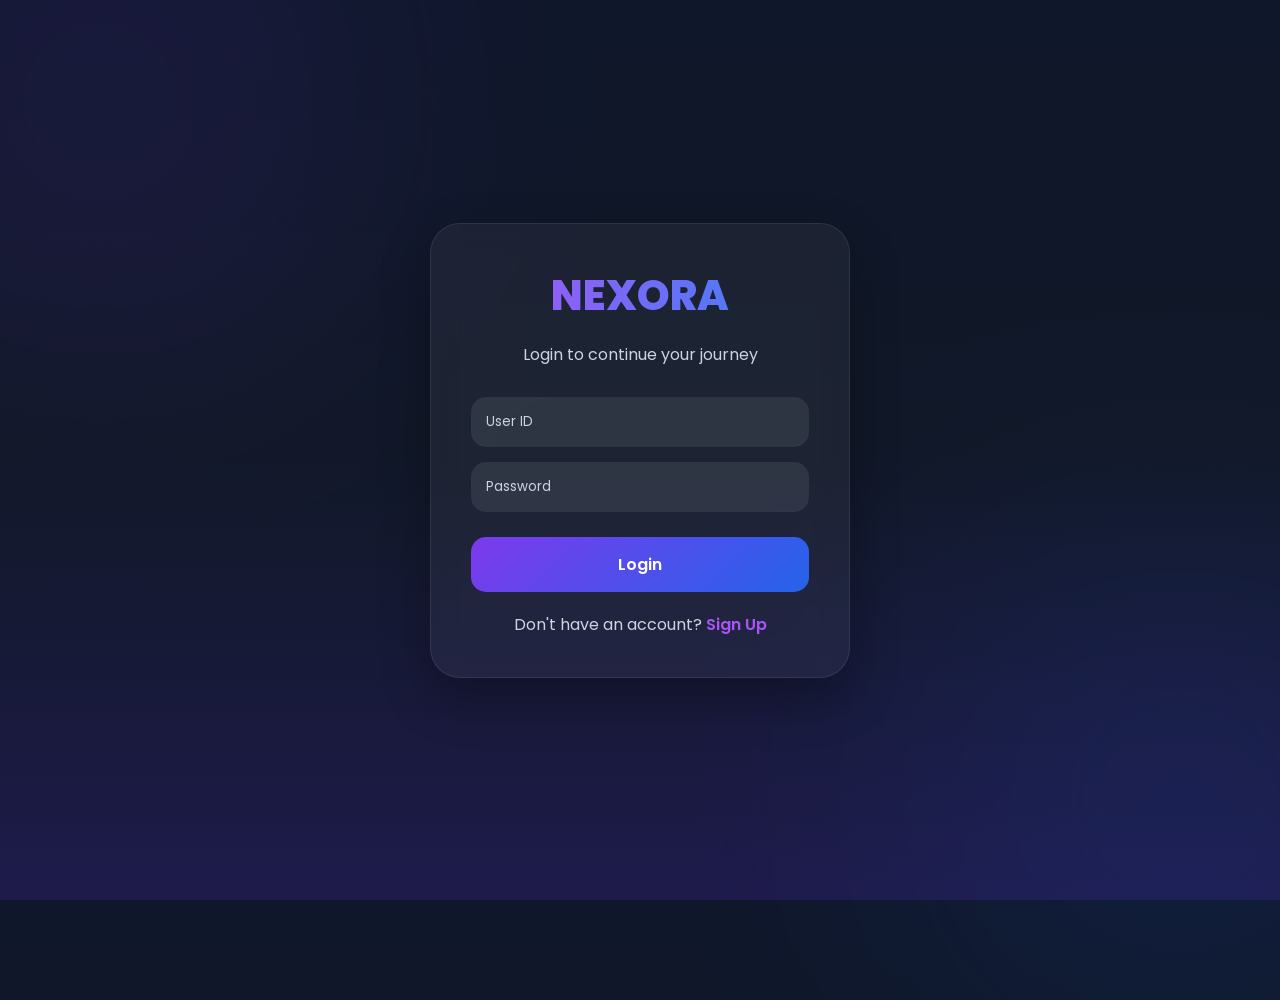
<file: dashboard.html>
<!DOCTYPE html>

<html>

<head>

<meta charset="UTF-8">

<meta name="viewport" content="width=device-width, initial-scale=1.0">

<title>Nexora Dashboard</title>

<style>

*{

    margin:0;

    padding:0;

    box-sizing:border-box;

    font-family:Arial,sans-serif;

}

body{

    background:#f5f3ff;

}

.sidebar{

    width:280px;

    height:100vh;

    position:fixed;

    left:0;

    top:0;

    background:linear-gradient(180deg,#7c3aed,#5b21b6);

    color:white;

    padding:25px;

    overflow-y:auto;

}

.logo{

    font-size:40px;

    font-weight:bold;

    text-align:center;

    margin-bottom:35px;

}

.sidebar ul{

    list-style:none;

}

.sidebar li{

    padding:14px;

    margin:8px 0;

    border-radius:12px;

    cursor:pointer;

    transition:.3s;

}

.sidebar li:hover{

    background:rgba(255,255,255,.15);

    transform:translateX(5px);

}

.active{

    background:white;

    color:#7c3aed;

    font-weight:bold;

}

.main{

    margin-left:280px;

    padding:30px;

}

.navbar{

    background:white;

    border-radius:18px;

    padding:18px 25px;

    display:flex;

    justify-content:space-between;

    align-items:center;

    box-shadow:0 8px 20px rgba(124,58,237,.08);

    margin-bottom:25px;

}

.search{

    width:60%;

    padding:12px;

    border:2px solid #e9d5ff;

    border-radius:12px;

}

.welcome{

    color:#7c3aed;

    font-weight:bold;

}

.cards{

    display:grid;

    grid-template-columns:repeat(4,1fr);

    gap:20px;

    margin-bottom:25px;

}

.card{

    background:white;

    padding:25px;

    border-radius:18px;

    text-align:center;

    box-shadow:0 8px 20px rgba(124,58,237,.08);

}

.card h1{

    color:#7c3aed;

    margin-top:10px;

}

.section{

    background:white;

    border-radius:18px;

    padding:25px;

    margin-bottom:20px;

    box-shadow:0 8px 20px rgba(124,58,237,.08);

}

.progress{

    height:15px;

    background:#ddd;

    border-radius:20px;

    overflow:hidden;

    margin-top:8px;

}

.progress-bar{

    height:100%;

    background:linear-gradient(90deg,#7c3aed,#2563eb);

}

@media(max-width:900px){

    .sidebar{

        display:none;

    }

    .main{

        margin-left:0;

    }

    .cards{

        grid-template-columns:1fr 1fr;

    }

}

</style>

</head>

<body>
<script>

JSON.parse(

localStorage.getItem("user")

);

if(!user){

alert("Please Login First");

window.location.href =

"login.html";

}

</script>
<div class="sidebar">

<div class="logo">NEXORA</div>

<ul>

<li
class="active"
onclick="window.location.href='dashboard.html'">

🏠 Dashboard

</li>

<li onclick="window.location.href='profile.html'">👤 Profile</li>

<li onclick="window.location.href='studyhub.html'">📚 Academic Hub</li>

<li onclick="window.location.href='tasks.html'">✅ Tasks</li>

<li onclick="window.location.href='ai.html'">🤖 AI Hub</li>

<li onclick="window.location.href='projects.html'">🚀 Projects</li>

<li onclick="window.location.href='career.html'">🎓 Career</li>

<li onclick="window.location.href='community.html'">🌐 Community</li>

<li onclick="window.location.href='calendar.html'">📅 Calendar</li>

<li onclick="window.location.href='messages.html'">💬 Messages</li>

<li onclick="window.location.href='college.html'">🏫 College</li>

<li onclick="window.location.href='storage.html'">☁️ Storage</li>

<li onclick="window.location.href='finance.html'">💰 Finance</li>

<li onclick="window.location.href='health.html'">❤️ Health</li>

<li onclick="window.location.href='rewards.html'">🏆 Rewards</li>

<li onclick="window.location.href='analytics.html'">📊 Analytics</li>
<li onclick="logout()">

🚪 Logout

</li>
</ul>

</div>

<div class="main">

<div class="navbar">

<input class="search"

placeholder="Search in Nexora...">

<div
class="welcome"
id="userName">

👋 Welcome

</div>

</div>

<div class="cards">

<div class="card"

onclick="window.location.href='tasks.html'"

style="cursor:pointer;">

<h3>✅ Tasks</h3>

<h1 id="taskCount">0</h1>

</div>
<div class="card">

<h3>Notes</h3>

<h1>0</h1>

</div>
<div class="card"

onclick="window.location.href='projects.html'"

style="cursor:pointer;">

<h3>🚀 Projects</h3>

<h1 id="projectCount">0</h1>

</div>
<div class="card"

onclick="window.location.href='attendance.html'"

style="cursor:pointer;">

<h3>🎓 Attendance</h3>

<h1 id="attendance">0%</h1>

</div>

</div>

<div class="section">

<h2>Academic Progress</h2>

<br>

Attendance

<div class="progress">

<div class="progress-bar"

style="width:0%">

</div>

</div>

<br>

Assignments

<div class="progress">

<div class="progress-bar"

style="width:0%">

</div>

</div>

<br>

Study Hours

<div class="progress">

<div class="progress-bar"

style="width:0%">

</div>

</div>

</div>

<div class="section">

<h2>Today's Schedule</h2>

<br>

<p>No events added yet.</p>

</div>

<div class="section">

<h2>Active Projects</h2>

<br>

<p>No projects added yet.</p>

</div>

</div>

</body>
<script>
let loggedIn =
localStorage.getItem(
"isLoggedIn"
);

if(loggedIn !== "true"){

window.location.href =
"login.html";

}
function logout(){

localStorage.removeItem(

"isLoggedIn"

);

window.location.href =

"login.html";

}
</script>
</html>
</file>
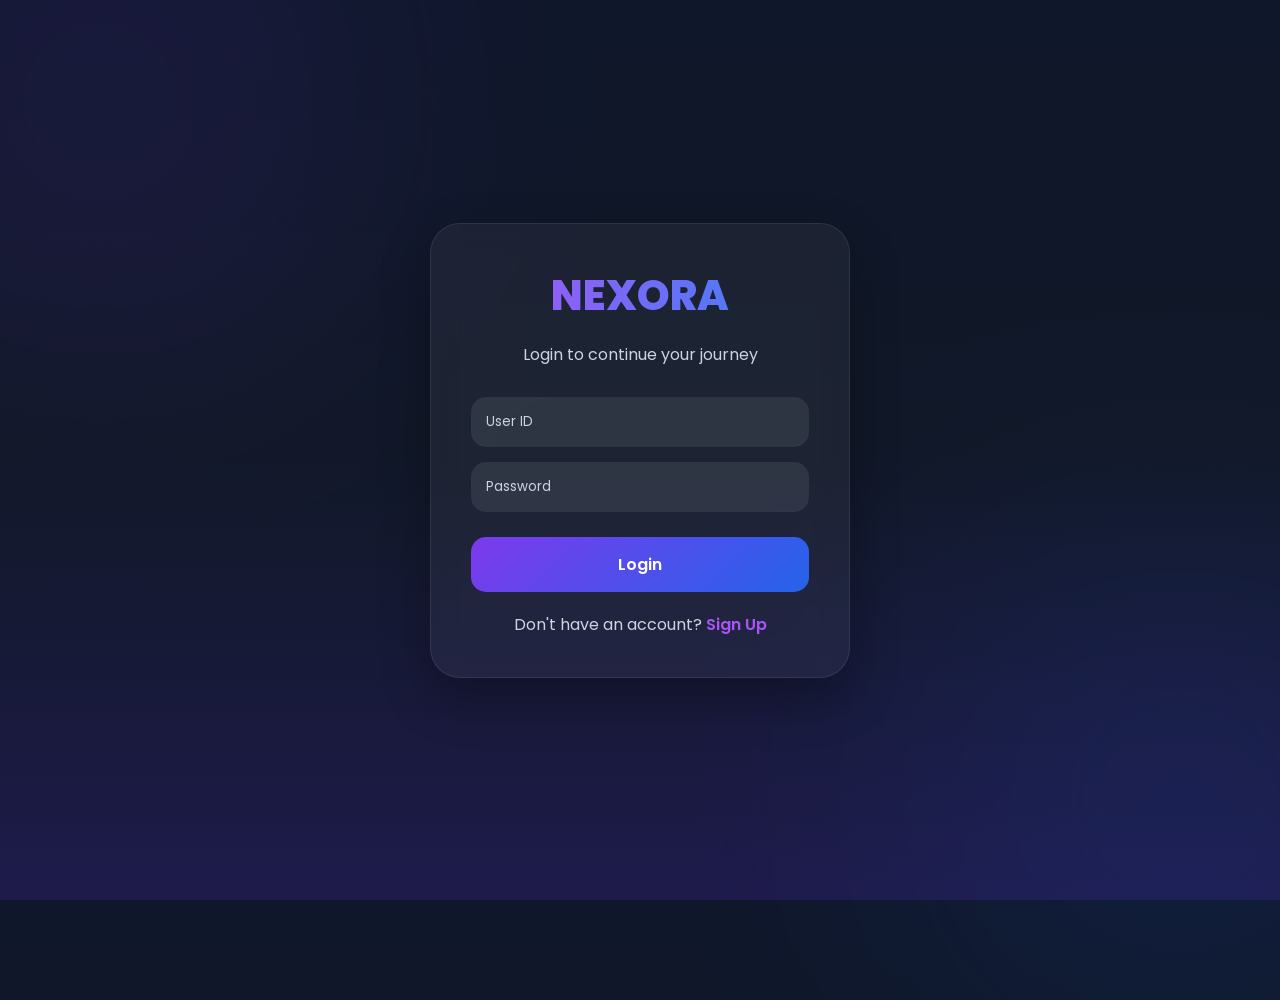
<file: login.html>
<!DOCTYPE html>
<html lang="en">

<head>

<meta charset="UTF-8">

<meta name="viewport"
content="width=device-width, initial-scale=1.0">

<title>Nexora Login</title>

<link href="https://fonts.googleapis.com/css2?family=Poppins:wght@300;400;500;600;700&display=swap"
rel="stylesheet">

<style>

*{
margin:0;
padding:0;
box-sizing:border-box;
font-family:'Poppins',sans-serif;
}

body{

height:100vh;

display:flex;
justify-content:center;
align-items:center;

background:
linear-gradient(
180deg,
#0f172a,
#111827,
#1e1b4b
);

overflow:hidden;

}

.glow{

position:absolute;

width:400px;
height:400px;

background:#7c3aed;

filter:blur(150px);

opacity:.2;

left:-100px;
top:-100px;

border-radius:50%;

}

.glow2{

position:absolute;

width:400px;
height:400px;

background:#2563eb;

filter:blur(150px);

opacity:.2;

right:-100px;
bottom:-100px;

border-radius:50%;

}

.login-card{

position:relative;

width:420px;

padding:40px;

background:
rgba(255,255,255,.05);

backdrop-filter:blur(15px);

border:
1px solid rgba(255,255,255,.08);

border-radius:30px;

text-align:center;

color:white;

box-shadow:
0 20px 50px rgba(0,0,0,.3);

}

.logo{

font-size:42px;

font-weight:800;

background:
linear-gradient(
90deg,
#a855f7,
#3b82f6
);

-webkit-background-clip:text;
-webkit-text-fill-color:transparent;

margin-bottom:15px;

}

.subtitle{

color:#cbd5e1;

margin-bottom:30px;

}

input{

width:100%;

padding:15px;

margin-bottom:15px;

border:none;

outline:none;

border-radius:15px;

background:
rgba(255,255,255,.08);

color:white;

}

input::placeholder{

color:#cbd5e1;

}

.login-btn{

width:100%;

padding:15px;

border:none;

border-radius:15px;

font-size:16px;

font-weight:600;

cursor:pointer;

background:
linear-gradient(
135deg,
#7c3aed,
#2563eb
);

color:white;

margin-top:10px;

}

.login-btn:hover{

opacity:.9;

}

.signup-link{

margin-top:20px;

color:#cbd5e1;

}

.signup-link a{

color:#a855f7;

text-decoration:none;

font-weight:600;

}

</style>

</head>

<body>

<div class="glow"></div>
<div class="glow2"></div>

<div class="login-card">

<div class="logo">

NEXORA

</div>

<p class="subtitle">

Login to continue your journey

</p>

<input
type="text"
id="userid"
placeholder="User ID">

<input
type="password"
id="password"
placeholder="Password">

<button
class="login-btn"
onclick="login()">

Login

</button>

<div class="signup-link">

Don't have an account?

<a href="signup.html">

Sign Up

</a>

</div>

</div>

<script>

function login(){

let userid =
document.getElementById("userid").value;

let password =
document.getElementById("password").value;

let user =
JSON.parse(
localStorage.getItem("user")
);

if(
user &&
userid === user.userid &&
password === user.password
){

localStorage.setItem(
"isLoggedIn",
"true"
);

window.location.href =
"dashboard.html";

}
else{

alert(
"Invalid User ID or Password"
);

}

}

</script>

</body>
</html>
</file>
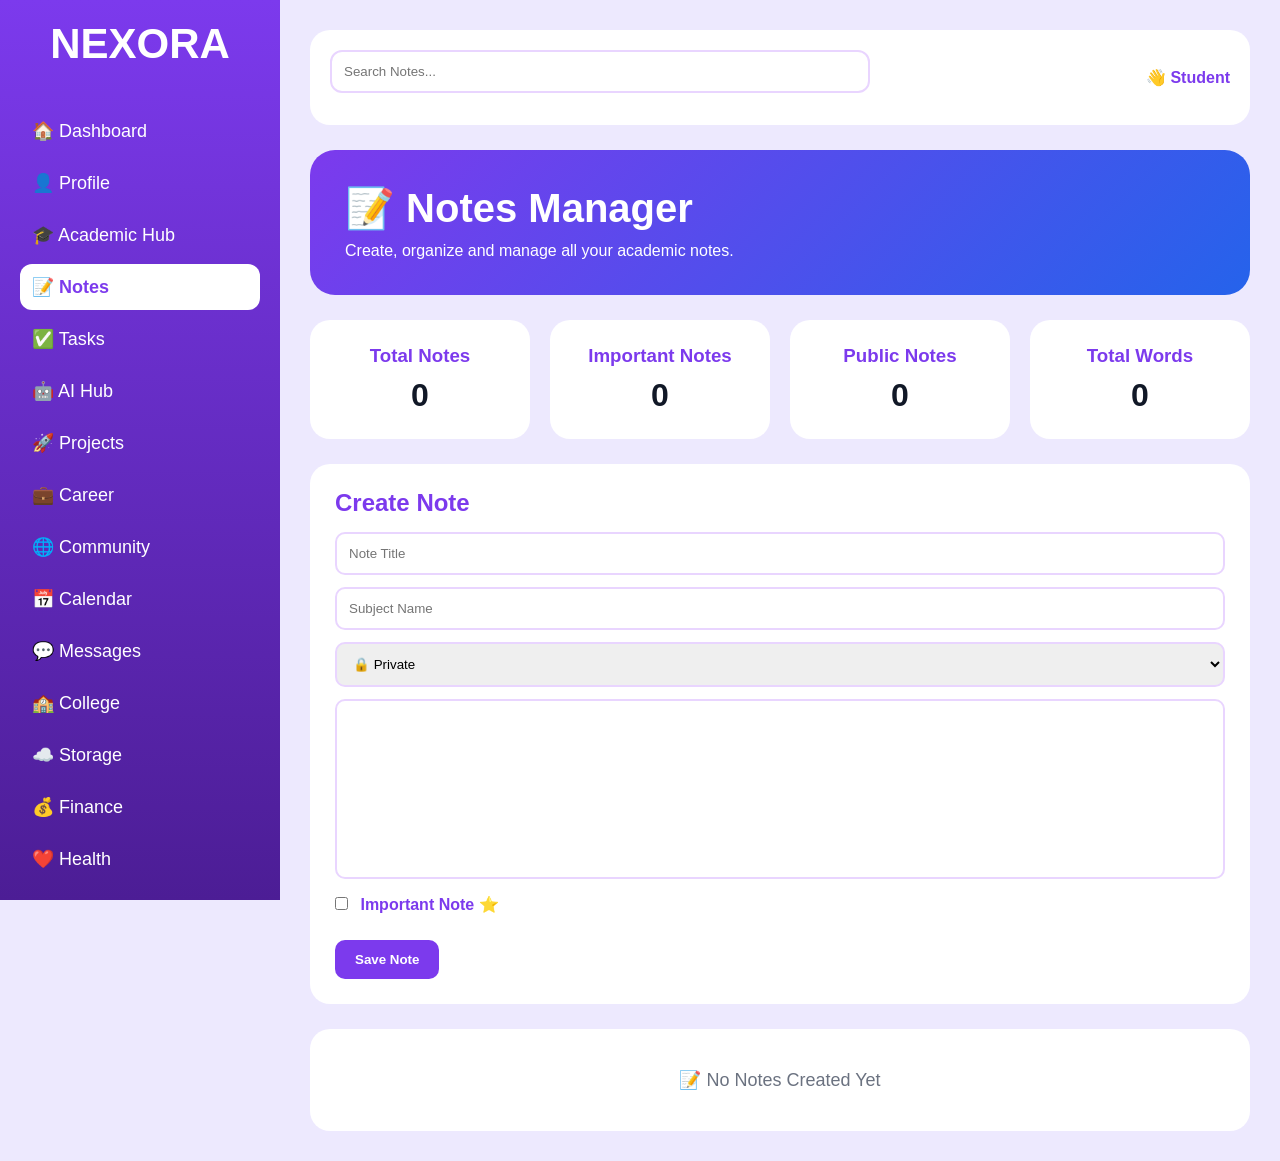
<file: notes.html>
<!DOCTYPE html>

<html lang="en">

<head>

<meta charset="UTF-8">

<meta name="viewport"

content="width=device-width, initial-scale=1.0">

<title>Nexora Notes Manager</title>

<style>

*{

margin:0;

padding:0;

box-sizing:border-box;

font-family:Arial,sans-serif;

}

body{

background:#ede9fe;

color:#111827;

}

.container{

display:flex;

min-height:100vh;

}

/* SIDEBAR */

.sidebar{

width:280px;

background:linear-gradient(

180deg,

#7c3aed,

#4c1d95

);

color:white;

padding:20px;

position:fixed;

left:0;

top:0;

height:100vh;

overflow-y:auto;

}

.logo{

font-size:42px;

font-weight:bold;

text-align:center;

margin-bottom:40px;

}

.sidebar ul{

list-style:none;

}

.sidebar li{

padding:12px;

margin:6px 0;

border-radius:12px;

cursor:pointer;

font-size:18px;

transition:.3s;

}

.sidebar li:hover{

background:rgba(255,255,255,.15);

transform:translateX(5px);

}

.active{

background:white;

color:#7c3aed;

font-weight:bold;

}

/* MAIN */

.main{

margin-left:280px;

width:calc(100% - 280px);

padding:30px;

}

/* TOPBAR */

.topbar{

background:white;

padding:20px;

border-radius:20px;

display:flex;

justify-content:space-between;

align-items:center;

margin-bottom:25px;

}

.search{

width:60%;

padding:12px;

border:2px solid #e9d5ff;

border-radius:12px;

outline:none;

}

.user{

font-weight:bold;

color:#7c3aed;

}

/* HERO */

.hero{

background:linear-gradient(

135deg,

#7c3aed,

#2563eb

);

color:white;

padding:35px;

border-radius:25px;

margin-bottom:25px;

}

.hero h1{

font-size:40px;

margin-bottom:10px;

}

/* STATS */

.stats{

display:grid;

grid-template-columns:

repeat(4,1fr);

gap:20px;

margin-bottom:25px;

}

.stat-card{

background:white;

padding:25px;

border-radius:20px;

text-align:center;

}

.stat-card h3{

color:#7c3aed;

margin-bottom:10px;

}

/* FORM */

.form-card{

background:white;

padding:25px;

border-radius:20px;

margin-bottom:25px;

}

.form-card h2{

color:#7c3aed;

margin-bottom:15px;

}

input,

select,

textarea{

width:100%;

padding:12px;

margin-bottom:12px;

border:2px solid #e9d5ff;

border-radius:10px;

outline:none;

}

textarea{

height:180px;

resize:none;

}

.save-btn{

background:#7c3aed;

color:white;

border:none;

padding:12px 20px;

border-radius:10px;

cursor:pointer;

font-weight:bold;

}

.notes-container{

display:grid;

grid-template-columns:

repeat(auto-fit,minmax(350px,1fr));

gap:20px;

}

@media(max-width:900px){

.sidebar{

display:none;

}

.main{

margin-left:0;

width:100%;

}

.stats{

grid-template-columns:

1fr 1fr;

}

}

</style>

</head>

<body>

<div class="container">

<div class="sidebar">

<div class="logo">

NEXORA

</div>

<ul>

<li onclick="window.location.href='dashboard.html'">

🏠 Dashboard

</li>

<li onclick="window.location.href='profile.html'">

👤 Profile

</li>

<li onclick="window.location.href='studyhub.html'">

🎓 Academic Hub

</li>

<li class="active">

📝 Notes

</li>

<li onclick="window.location.href='tasks.html'">

✅ Tasks

</li>

<li onclick="window.location.href='ai.html'">

🤖 AI Hub

</li>

<li onclick="window.location.href='projects.html'">

🚀 Projects

</li>

<li onclick="window.location.href='career.html'">

💼 Career

</li>

<li onclick="window.location.href='community.html'">

🌐 Community

</li>

<li onclick="window.location.href='calendar.html'">

📅 Calendar

</li>

<li onclick="window.location.href='messages.html'">

💬 Messages

</li>

<li onclick="window.location.href='college.html'">

🏫 College

</li>

<li onclick="window.location.href='storage.html'">

☁️ Storage

</li>

<li onclick="window.location.href='finance.html'">

💰 Finance

</li>

<li onclick="window.location.href='health.html'">

❤️ Health

</li>

<li onclick="window.location.href='rewards.html'">

🏆 Rewards

</li>

<li onclick="window.location.href='analytics.html'">

📊 Analytics

</li>

</ul>

</div>

<div class="main">

<div class="topbar">

<input

type="text"

class="search"

id="searchInput"

placeholder="Search Notes...">

<div

class="user"

id="userName">

👋 Student

</div>

</div>

<div class="hero">

<h1>📝 Notes Manager</h1>

<p>

Create, organize and manage

all your academic notes.

</p>

</div>

<div class="stats">

<div class="stat-card">

<h3>Total Notes</h3>

<h1 id="totalNotes">0</h1>

</div>

<div class="stat-card">

<h3>Important Notes</h3>

<h1 id="importantNotes">0</h1>

</div>

<div class="stat-card">

<h3>Public Notes</h3>

<h1 id="publicNotes">0</h1>

</div>

<div class="stat-card">

<h3>Total Words</h3>

<h1 id="totalWords">0</h1>

</div>

</div>

<div class="form-card">

<h2>Create Note</h2>

<input

type="text"

id="noteTitle"

placeholder="Note Title">

<input

type="text"

id="noteSubject"

placeholder="Subject Name">

<select id="noteVisibility">

<option value="Private">

🔒 Private

</option>

<option value="Public">

🌍 Public

</option>

</select>

<textarea

id="noteContent"

placeholder="Write your notes here...">

</textarea>

<label>

<input

type="checkbox"

id="important">

Important Note ⭐

</label>

<br><br>

<button

class="save-btn"

onclick="saveNote()">

Save Note

</button>

</div>

<div

id="notesContainer"

class="notes-container">

</div>
<style>

/* NOTE CARDS */

.note-card{

background:white;

padding:25px;

border-radius:20px;

box-shadow:0 8px 20px rgba(124,58,237,.08);

transition:.3s;

border-left:6px solid #7c3aed;

}

.note-card:hover{

transform:translateY(-5px);

}

.note-title{

font-size:24px;

font-weight:bold;

color:#7c3aed;

margin-bottom:10px;

}

.note-subject{

display:inline-block;

background:#ede9fe;

color:#7c3aed;

padding:6px 14px;

border-radius:20px;

font-size:14px;

font-weight:bold;

margin-bottom:10px;

}

.note-visibility{

display:inline-block;

padding:6px 14px;

border-radius:20px;

font-size:14px;

font-weight:bold;

margin-left:10px;

margin-bottom:10px;

}

.public{

background:#dcfce7;

color:#166534;

}

.private{

background:#fee2e2;

color:#991b1b;

}

.important-badge{

display:inline-block;

background:#fbbf24;

color:white;

padding:6px 12px;

border-radius:20px;

font-size:13px;

font-weight:bold;

margin-bottom:10px;

}

.note-content{

margin-top:10px;

line-height:1.6;

color:#374151;

max-height:150px;

overflow-y:auto;

}

.note-info{

margin-top:15px;

font-size:14px;

color:#6b7280;

}

.card-buttons{

display:flex;

gap:10px;

margin-top:15px;

flex-wrap:wrap;

}

.edit-btn{

background:#2563eb;

color:white;

border:none;

padding:10px 15px;

border-radius:10px;

cursor:pointer;

font-weight:bold;

}

.delete-btn{

background:#ef4444;

color:white;

border:none;

padding:10px 15px;

border-radius:10px;

cursor:pointer;

font-weight:bold;

}

.export-btn{

background:#22c55e;

color:white;

border:none;

padding:10px 15px;

border-radius:10px;

cursor:pointer;

font-weight:bold;

}

.edit-btn:hover,

.delete-btn:hover,

.export-btn:hover{

opacity:.9;

}

/* EMPTY STATE */

.empty-notes{

background:white;

padding:40px;

border-radius:20px;

text-align:center;

color:#6b7280;

font-size:18px;

}

/* WORD COUNT */

.word-counter{

font-size:14px;

color:#7c3aed;

font-weight:bold;

margin-top:5px;

}

/* FORM IMPROVEMENTS */

.form-card label{

font-weight:bold;

color:#7c3aed;

}

#important{

width:auto;

margin-right:8px;

}

/* SCROLLBAR */

::-webkit-scrollbar{

width:8px;

}

::-webkit-scrollbar-thumb{

background:#7c3aed;

border-radius:10px;

}

</style>
<script>

// Load Username

let name = localStorage.getItem("fullName");

if(name){
document.getElementById("userName").innerHTML =
"👋 " + name;
}

// Save Note

function saveNote(){

let title =
document.getElementById("noteTitle").value;

let subject =
document.getElementById("noteSubject").value;

let visibility =
document.getElementById("noteVisibility").value;

let content =
document.getElementById("noteContent").value;

let important =
document.getElementById("important").checked;

if(
title === "" ||
subject === "" ||
content === ""
){
alert("Please fill all fields");
return;
}

let notes =
JSON.parse(
localStorage.getItem("notes")
) || [];

notes.push({

title:title,

subject:subject,

visibility:visibility,

content:content,

important:important,

date:new Date().toLocaleDateString(),

words:content.trim().split(/\s+/).length

});

localStorage.setItem(
"notes",
JSON.stringify(notes)
);

document.getElementById("noteTitle").value="";
document.getElementById("noteSubject").value="";
document.getElementById("noteContent").value="";
document.getElementById("important").checked=false;

displayNotes();

}

// Delete Note

function deleteNote(index){

let notes =
JSON.parse(
localStorage.getItem("notes")
) || [];

if(confirm("Delete this note?")){

notes.splice(index,1);

localStorage.setItem(
"notes",
JSON.stringify(notes)
);

displayNotes();

}

}

// Edit Note

function editNote(index){

let notes =
JSON.parse(
localStorage.getItem("notes")
) || [];

let newTitle =
prompt(
"Edit Title",
notes[index].title
);

if(newTitle===null) return;

let newContent =
prompt(
"Edit Content",
notes[index].content
);

if(newContent===null) return;

notes[index].title = newTitle;
notes[index].content = newContent;

notes[index].words =
newContent.trim()
.split(/\s+/)
.length;

localStorage.setItem(
"notes",
JSON.stringify(notes)
);

displayNotes();

}

// Export Note

function exportNote(index){

let notes =
JSON.parse(
localStorage.getItem("notes")
) || [];

let note = notes[index];

let text =

"TITLE: " +
note.title +

"\n\nSUBJECT: " +
note.subject +

"\n\nVISIBILITY: " +
note.visibility +

"\n\nCONTENT:\n\n" +
note.content;

let blob =
new Blob(
[text],
{type:"text/plain"}
);

let link =
document.createElement("a");

link.href =
URL.createObjectURL(blob);

link.download =
note.title + ".txt";

link.click();

}

// Display Notes

function displayNotes(){

let notes =
JSON.parse(
localStorage.getItem("notes")
) || [];

let container =
document.getElementById(
"notesContainer"
);

container.innerHTML = "";

let importantCount = 0;
let publicCount = 0;
let totalWords = 0;

if(notes.length===0){

container.innerHTML =

`<div class="empty-notes">

📝 No Notes Created Yet

</div>`;

}

for(let i=0;i<notes.length;i++){

if(notes[i].important){
importantCount++;
}

if(notes[i].visibility==="Public"){
publicCount++;
}

totalWords +=
notes[i].words || 0;

container.innerHTML +=

`<div class="note-card">

${notes[i].important ?

'<div class="important-badge">⭐ Important</div>'

: ''}

<div class="note-title">

${notes[i].title}

</div>

<div class="note-subject">

${notes[i].subject}

</div>

<div class="note-visibility

${notes[i].visibility==="Public"
? "public"
: "private"}">

${notes[i].visibility==="Public"

? "🌍 Public"

: "🔒 Private"}

</div>

<div class="note-content">

${notes[i].content}

</div>

<div class="note-info">

📅 ${notes[i].date}

</div>

<div class="word-counter">

📝 ${notes[i].words} words

</div>

<div class="card-buttons">

<button
class="edit-btn"
onclick="editNote(${i})">

Edit

</button>

<button
class="delete-btn"
onclick="deleteNote(${i})">

Delete

</button>

<button
class="export-btn"
onclick="exportNote(${i})">

Export

</button>

</div>

</div>`;

}

// Update Stats

document.getElementById(
"totalNotes"
).innerHTML =
notes.length;

document.getElementById(
"importantNotes"
).innerHTML =
importantCount;

document.getElementById(
"publicNotes"
).innerHTML =
publicCount;

document.getElementById(
"totalWords"
).innerHTML =
totalWords;

}

// Search Notes

document.getElementById(
"searchInput"
).addEventListener(
"keyup",
function(){

let filter =
this.value.toLowerCase();

let cards =
document.querySelectorAll(
".note-card"
);

cards.forEach(card=>{

if(
card.innerText
.toLowerCase()
.includes(filter)
){
card.style.display="block";
}
else{
card.style.display="none";
}

});

});

// Initial Load

displayNotes();

</script>

</div>

</div>

</body>

</html>
</file>
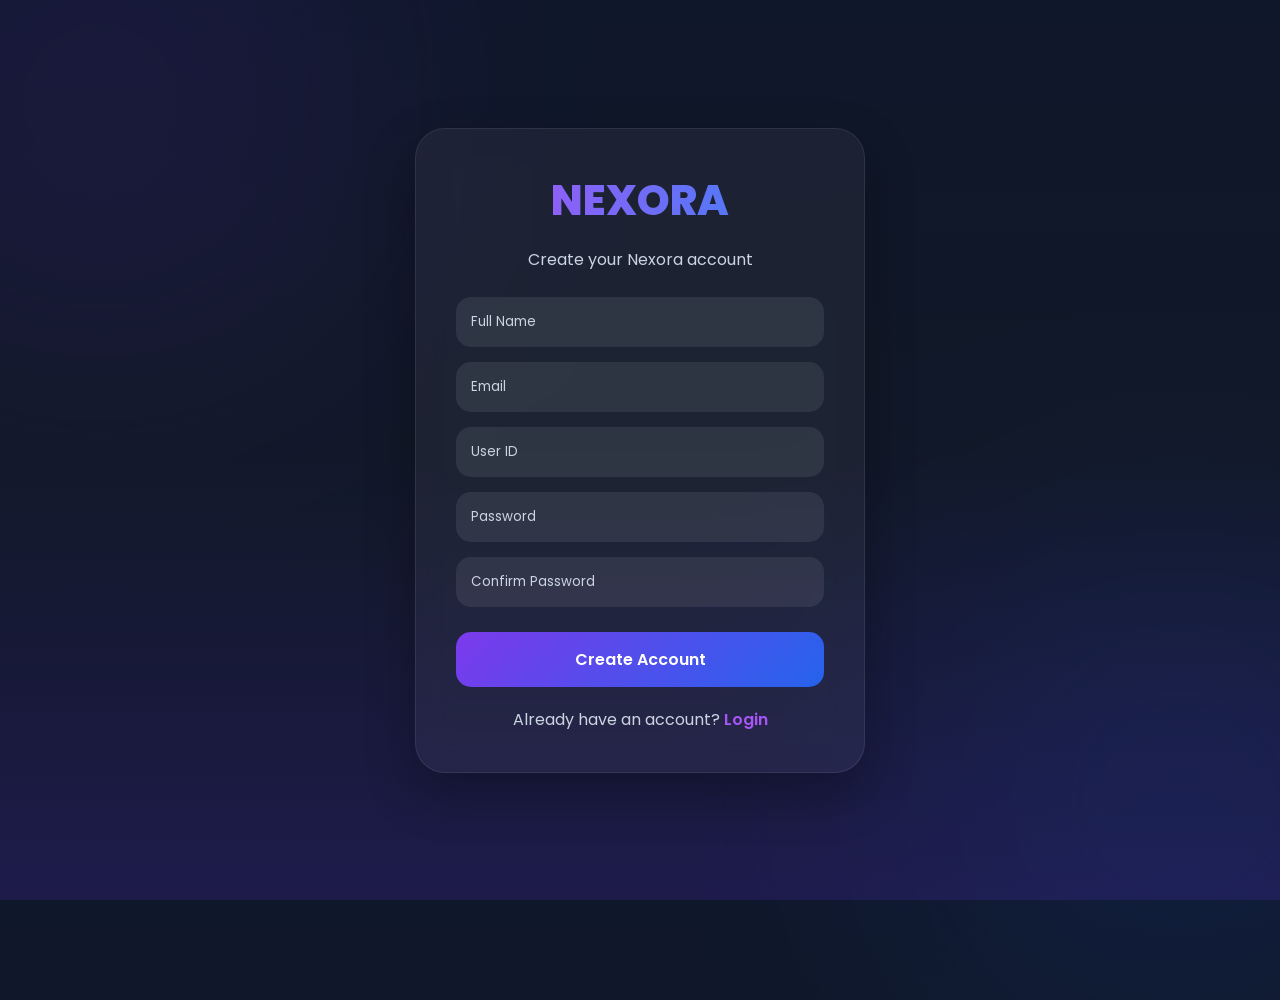
<file: signup.html>
<!DOCTYPE html>
<html lang="en">

<head>

<meta charset="UTF-8">

<meta name="viewport"
content="width=device-width, initial-scale=1.0">

<title>Nexora Sign Up</title>

<link href="https://fonts.googleapis.com/css2?family=Poppins:wght@300;400;500;600;700&display=swap"
rel="stylesheet">

<style>

*{
margin:0;
padding:0;
box-sizing:border-box;
font-family:'Poppins',sans-serif;
}

body{
height:100vh;
display:flex;
justify-content:center;
align-items:center;
background:
linear-gradient(
180deg,
#0f172a,
#111827,
#1e1b4b
);
overflow:hidden;
}

.glow{
position:absolute;
width:400px;
height:400px;
background:#7c3aed;
filter:blur(150px);
opacity:.2;
left:-100px;
top:-100px;
border-radius:50%;
}

.glow2{
position:absolute;
width:400px;
height:400px;
background:#2563eb;
filter:blur(150px);
opacity:.2;
right:-100px;
bottom:-100px;
border-radius:50%;
}

.signup-card{

position:relative;

width:450px;

padding:40px;

background:
rgba(255,255,255,.05);

backdrop-filter:blur(15px);

border:
1px solid rgba(255,255,255,.08);

border-radius:30px;

text-align:center;

color:white;

box-shadow:
0 20px 50px rgba(0,0,0,.3);

}

.logo{

font-size:42px;

font-weight:800;

background:
linear-gradient(
90deg,
#a855f7,
#3b82f6
);

-webkit-background-clip:text;
-webkit-text-fill-color:transparent;

margin-bottom:15px;

}

.subtitle{

color:#cbd5e1;

margin-bottom:25px;

}

input{

width:100%;

padding:15px;

margin-bottom:15px;

border:none;

outline:none;

border-radius:15px;

background:
rgba(255,255,255,.08);

color:white;

}

input::placeholder{
color:#cbd5e1;
}

.signup-btn{

width:100%;

padding:15px;

border:none;

border-radius:15px;

font-size:16px;

font-weight:600;

cursor:pointer;

background:
linear-gradient(
135deg,
#7c3aed,
#2563eb
);

color:white;

margin-top:10px;

}

.signup-link{

margin-top:20px;

color:#cbd5e1;

}

.signup-link a{

color:#a855f7;

text-decoration:none;

font-weight:600;

}

</style>

</head>

<body>

<div class="glow"></div>
<div class="glow2"></div>

<div class="signup-card">

<div class="logo">

NEXORA

</div>

<p class="subtitle">

Create your Nexora account

</p>

<input
type="text"
id="name"
placeholder="Full Name">

<input
type="email"
id="email"
placeholder="Email">

<input
type="text"
id="userid"
placeholder="User ID">

<input
type="password"
id="password"
placeholder="Password">

<input
type="password"
id="confirmPassword"
placeholder="Confirm Password">

<button
class="signup-btn"
onclick="signup()">

Create Account

</button>

<div class="signup-link">

Already have an account?

<a href="login.html">

Login

</a>

</div>

</div>

<script>

function signup(){

let name =
document.getElementById("name").value;

let email =
document.getElementById("email").value;

let userid =
document.getElementById("userid").value;

let password =
document.getElementById("password").value;

let confirmPassword =
document.getElementById("confirmPassword").value;

if(
name === "" ||
email === "" ||
userid === "" ||
password === "" ||
confirmPassword === ""
){
alert("Please fill all fields");
return;
}

if(password !== confirmPassword){
alert("Passwords do not match");
return;
}

let user = {

name:name,
email:email,
userid:userid,
password:password

};

localStorage.setItem(
"user",
JSON.stringify(user)
);

alert("Account Created Successfully");

window.location.href =
"login.html";

}

</script>

</body>

</html>
</file>
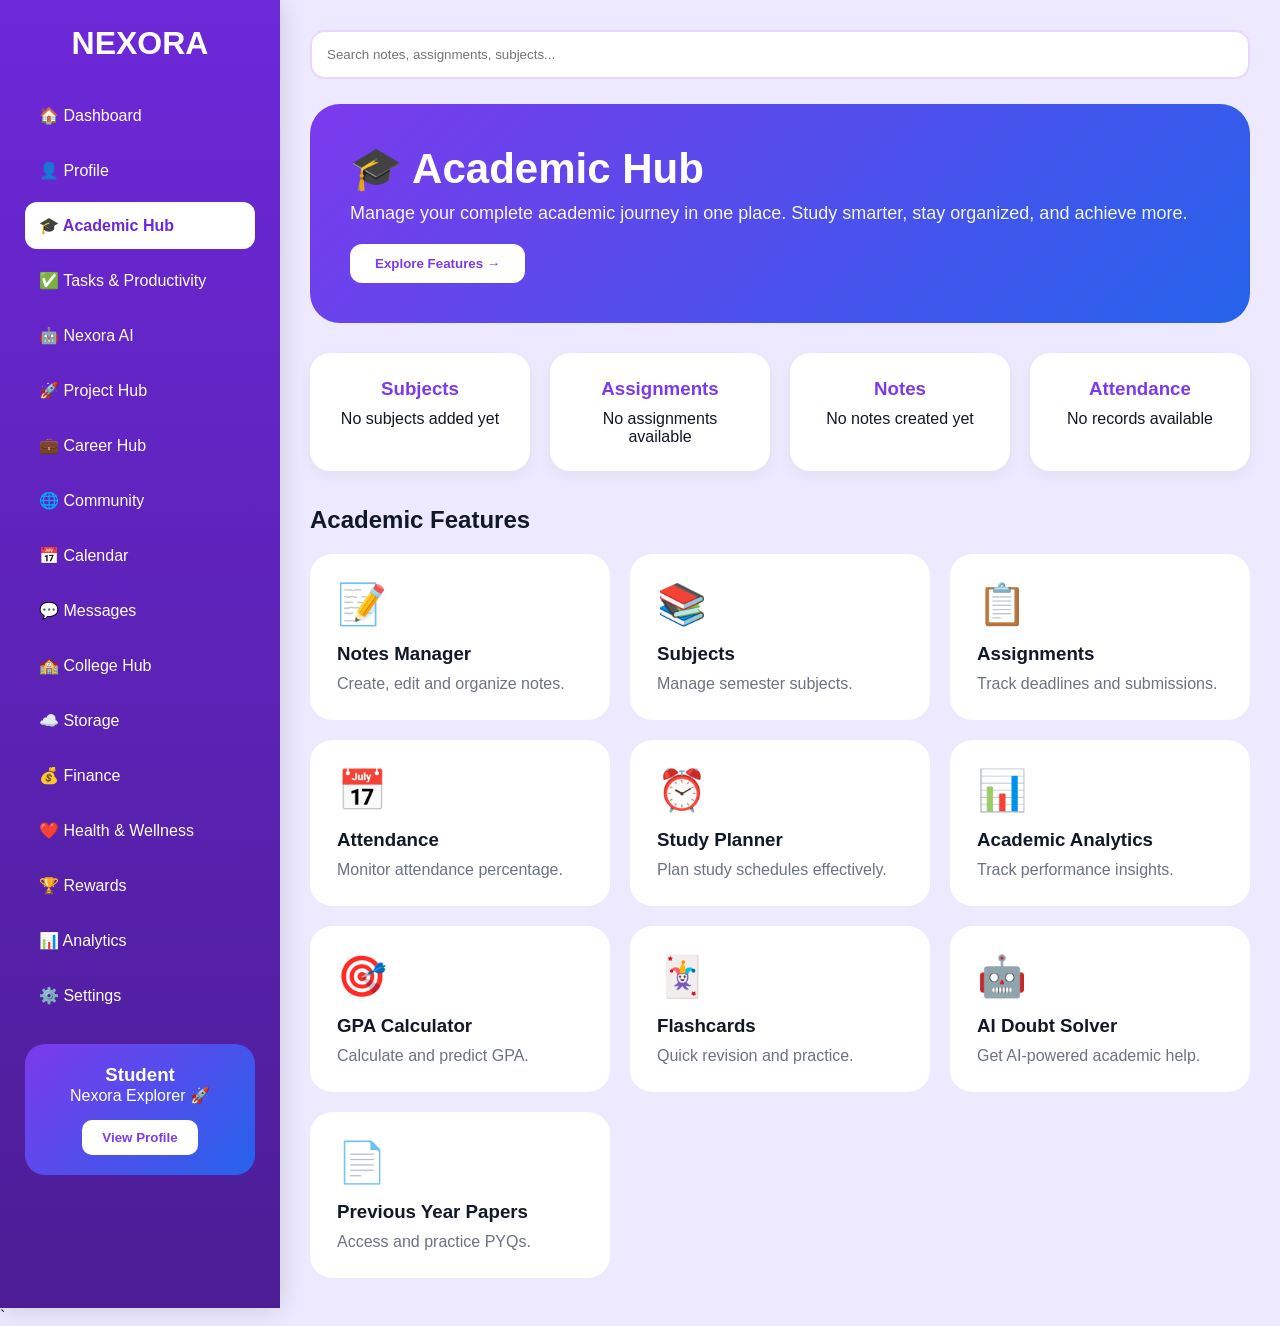
<file: studyhub.html>
<!DOCTYPE html>

<html lang="en">

<head>

<meta charset="UTF-8">

<meta name="viewport" content="width=device-width, initial-scale=1.0">

<title>Nexora Academic Hub</title>

<style>

*{

    margin:0;

    padding:0;

    box-sizing:border-box;

    font-family:Arial,sans-serif;

}

body{

    background:#ede9fe;

    color:#111827;

}

.container{

    display:flex;

    min-height:100vh;

}

/* SIDEBAR */

.sidebar{

    width:280px;

    background:linear-gradient(

    180deg,

    #6d28d9,

    #4c1d95

    );

    color:white;

    padding:25px;

    overflow-y:auto;

    box-shadow:0 0 25px rgba(0,0,0,0.15);

}

.logo{

    font-size:32px;

    font-weight:bold;

    color:white;

    text-align:center;

    margin-bottom:30px;

}

.sidebar ul{

    list-style:none;

}

.sidebar li{

    padding:14px;

    margin:8px 0;

    border-radius:12px;

    cursor:pointer;

    transition:0.3s;

    color:white;

}

.sidebar li:hover{

    background:rgba(255,255,255,0.15);

    transform:translateX(5px);

}

.active{

    background:white;

    color:#6d28d9 !important;

    font-weight:bold;

}

.profile-card{

    margin-top:25px;

    background:linear-gradient(

    135deg,

    #7c3aed,

    #2563eb

    );

    color:white;

    padding:20px;

    border-radius:20px;

    text-align:center;

}

.profile-btn{

    margin-top:15px;

    padding:10px 20px;

    border:none;

    border-radius:10px;

    background:white;

    color:#7c3aed;

    cursor:pointer;

    font-weight:bold;

}

/* MAIN */

.main{

    flex:1;

    padding:30px;

}

/* TOPBAR */

.topbar{

    margin-bottom:25px;

}

.search{

    width:100%;

    padding:15px;

    border:2px solid #e9d5ff;

    border-radius:15px;

    outline:none;

}

/* HERO */

.hero{

    background:linear-gradient(

    135deg,

    #7c3aed,

    #2563eb

    );

    color:white;

    padding:40px;

    border-radius:30px;

    margin-bottom:30px;

}

.hero h1{

    font-size:42px;

    margin-bottom:10px;

}

.hero p{

    font-size:18px;

    opacity:0.95;

}

.explore-btn{

    margin-top:20px;

    padding:12px 25px;

    border:none;

    border-radius:12px;

    background:white;

    color:#7c3aed;

    font-weight:bold;

    cursor:pointer;

}

/* STATS */

.stats{

    display:grid;

    grid-template-columns:repeat(4,1fr);

    gap:20px;

    margin-bottom:35px;

}

.stat-card{

    background:white;

    padding:25px;

    border-radius:20px;

    text-align:center;

    box-shadow:0 5px 15px rgba(0,0,0,0.05);

}

.stat-card h3{

    color:#7c3aed;

    margin-bottom:10px;

}

/* FEATURES */

.section-title{

    margin-bottom:20px;

}

.features{

    display:grid;

    grid-template-columns:repeat(auto-fit,minmax(250px,1fr));

    gap:20px;

}

.feature-card{

    background:white;

    padding:25px;

    border-radius:22px;

    cursor:pointer;

    transition:0.3s;

    border:2px solid transparent;

}

.feature-card:hover{

    transform:translateY(-6px);

    border-color:#7c3aed;

    box-shadow:0 10px 25px rgba(124,58,237,0.15);

}

.icon{

    font-size:40px;

    margin-bottom:15px;

}

.feature-card h3{

    margin-bottom:10px;

}

.feature-card p{

    color:#6b7280;

}

/* MOBILE */

@media(max-width:900px){

.sidebar{

    display:none;

}

.stats{

    grid-template-columns:1fr 1fr;

}

.hero h1{

    font-size:30px;

}

}

</style>

</head>

<body>

<div class="container">

<!-- SIDEBAR -->

<div class="sidebar">

<div class="logo">NEXORA</div>

<ul>

<li onclick="window.location.href='dashboard.html'">

🏠 Dashboard

</li>

<li onclick="window.location.href='profile.html'">

👤 Profile

</li>

<li class="active"

onclick="window.location.href='studyhub.html'">

🎓 Academic Hub

</li>

<li onclick="window.location.href='tasks.html'">

✅ Tasks & Productivity

</li>

<li onclick="window.location.href='ai.html'">

🤖 Nexora AI

</li>

<li onclick="window.location.href='projects.html'">

🚀 Project Hub

</li>

<li onclick="window.location.href='career.html'">

💼 Career Hub

</li>

<li onclick="window.location.href='community.html'">

🌐 Community

</li>

<li onclick="window.location.href='calendar.html'">

📅 Calendar

</li>

<li onclick="window.location.href='messages.html'">

💬 Messages

</li>

<li onclick="window.location.href='college.html'">

🏫 College Hub

</li>

<li onclick="window.location.href='storage.html'">

☁️ Storage

</li>

<li onclick="window.location.href='finance.html'">

💰 Finance

</li>

<li onclick="window.location.href='health.html'">

❤️ Health & Wellness

</li>

<li onclick="window.location.href='rewards.html'">

🏆 Rewards

</li>

<li onclick="window.location.href='analytics.html'">

📊 Analytics

</li>

<li onclick="window.location.href='settings.html'">

⚙️ Settings

</li>

</ul>

<div class="profile-card">

<h3 id="userName">Student</h3>

<p>Nexora Explorer 🚀</p>

<button

class="profile-btn"

onclick="window.location.href='profile.html'">

View Profile

</button>

</div>

</div>

<!-- MAIN CONTENT -->

<div class="main">

<div class="topbar">

<input

type="text"

class="search"

placeholder="Search notes, assignments, subjects..."

>

</div>

<div class="hero">

<h1>🎓 Academic Hub</h1>

<p>

Manage your complete academic journey in one place.

Study smarter, stay organized, and achieve more.

</p>

<button class="explore-btn">

Explore Features →

</button>

</div>

<div class="stats">

<div class="stat-card">

<h3>Subjects</h3>

<p>No subjects added yet</p>

</div>

<div class="stat-card">

<h3>Assignments</h3>

<p>No assignments available</p>

</div>

<div class="stat-card">

<h3>Notes</h3>

<p>No notes created yet</p>

</div>

<div class="stat-card">

<h3>Attendance</h3>

<p>No records available</p>

</div>

</div>

<h2 class="section-title">

Academic Features

</h2>

<div class="features">

<div class="feature-card"

onclick="window.location.href='notes.html'">

<div class="icon">📝</div>

<h3>Notes Manager</h3>

<p>Create, edit and organize notes.</p>

</div>
<div class="feature-card"

onclick="window.location.href='subjects.html'">
<div class="icon">📚</div>

<h3>Subjects</h3>

<p>Manage semester subjects.</p>

</div>

<div class="feature-card"

onclick="window.location.href='assignments.html'">

<div class="icon">📋</div>

<h3>Assignments</h3>

<p>Track deadlines and submissions.</p>

</div>

<div class="feature-card"

onclick="window.location.href='attendance.html'">
<div class="icon">📅</div>

<h3>Attendance</h3>

<p>Monitor attendance percentage.</p>

</div>

<div class="feature-card"

onclick="window.location.href='studyplanner.html'">

<div class="icon">⏰</div>

<h3>Study Planner</h3>

<p>Plan study schedules effectively.</p>

</div>

<div class="feature-card"

onclick="window.location.href='academicanalytics.html'">

<div class="icon">📊</div>

<h3>Academic Analytics</h3>

<p>Track performance insights.</p>

</div>

<div class="feature-card"

onclick="window.location.href='gpacalculator.html'">

<div class="icon">🎯</div>

<h3>GPA Calculator</h3>

<p>Calculate and predict GPA.</p>

</div>

<div class="feature-card"

onclick="window.location.href='flashcard.html'">

<div class="icon">🃏</div>

<h3>Flashcards</h3>

<p>Quick revision and practice.</p>

</div>

<div class="feature-card"

onclick="window.location.href='aidoubtsolver.html'">

<div class="icon">🤖</div>

<h3>AI Doubt Solver</h3>

<p>Get AI-powered academic help.</p>

</div>

<div class="feature-card"

onclick="window.location.href='pyqs.html'">

<div class="icon">📄</div>

<h3>Previous Year Papers</h3>

<p>Access and practice PYQs.</p>

</div>

</div>

</div>

</div>

<script>

let name = localStorage.getItem("fullName");

if(name){

document.getElementById("userName").innerHTML = name;

}

</script>

</body>

</html>

`
</file>
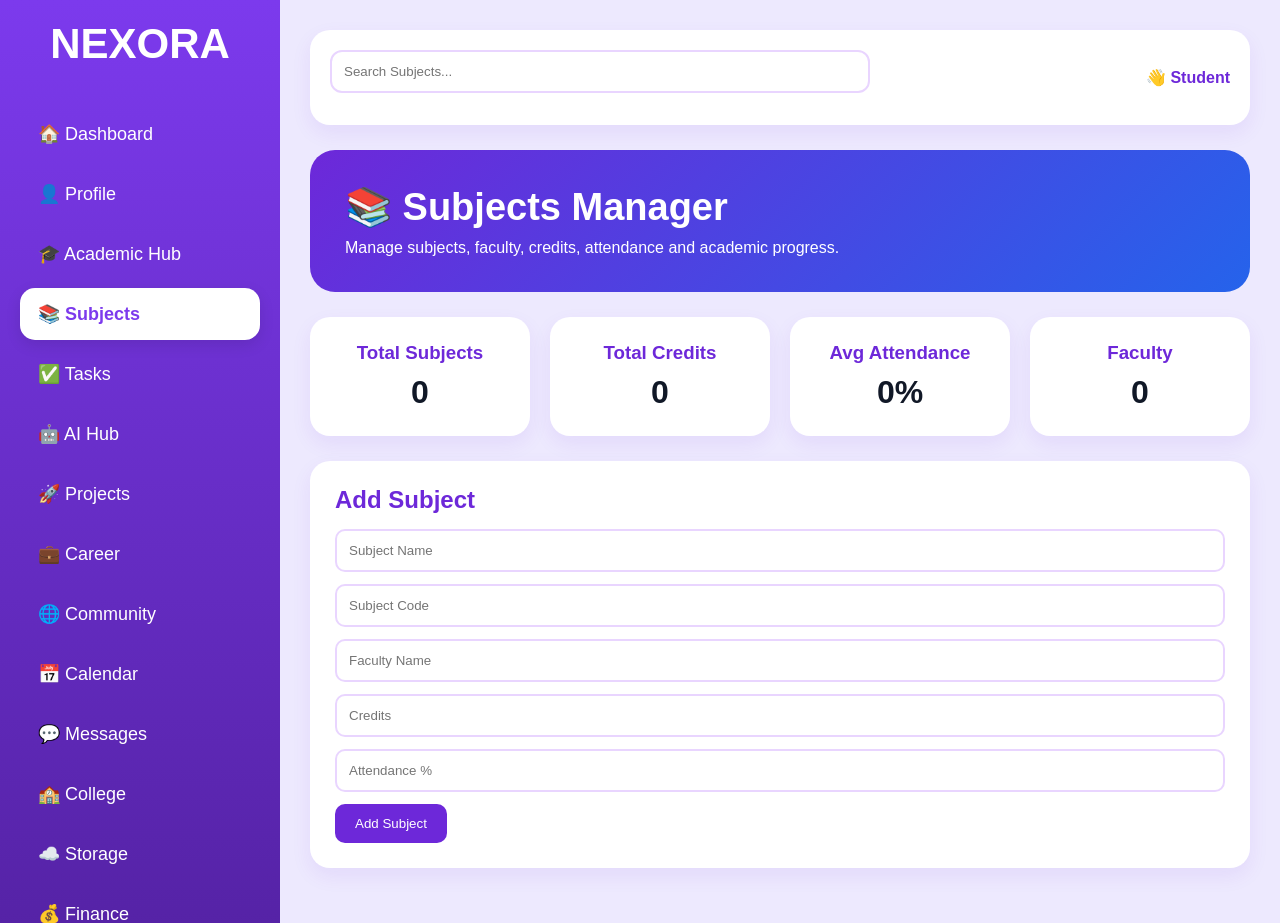
<file: subjects.html>
<!DOCTYPE html>

<html lang="en">

<head>

<meta charset="UTF-8">

<meta name="viewport"

content="width=device-width, initial-scale=1.0">

<title>Nexora Subjects</title>

<style>

*{

margin:0;

padding:0;

box-sizing:border-box;

font-family:Arial,sans-serif;

}

body{

background:#ede9fe;

color:#111827;

}

.container{

display:flex;

min-height:100vh;

}

/* SIDEBAR */

.sidebar{

    width:280px;

    min-height:100vh;

    background:linear-gradient(

    180deg,

    #7c3aed,

    #4c1d95

    );

    color:white;

    padding:20px;

    position:fixed;

    left:0;

    top:0;

}

.logo{

    font-size:42px;

    font-weight:bold;

    text-align:center;

    margin-bottom:40px;

    color:white;

}

.sidebar ul{

    list-style:none;

}

.sidebar li{

    padding:15px 18px;

    margin:8px 0;

    border-radius:15px;

    cursor:pointer;

    color:white;

    font-size:18px;

    transition:0.3s;

}

.sidebar li:hover{

    background:rgba(255,255,255,0.15);

    transform:translateX(5px);

}

.active{

    background:white;

    color:#7c3aed !important;

    font-weight:bold;

    box-shadow:0 5px 15px rgba(0,0,0,0.1);

}

.main{

    margin-left:280px;

    padding:30px;

    width:calc(100% - 280px);

}
/* TOPBAR */

.topbar{

background:white;

padding:20px;

border-radius:20px;

display:flex;

justify-content:space-between;

align-items:center;

margin-bottom:25px;

box-shadow:0 8px 20px rgba(109,40,217,.08);

}

.search{

width:60%;

padding:12px;

border:2px solid #e9d5ff;

border-radius:12px;

outline:none;

}

.user{

font-weight:bold;

color:#6d28d9;

}

/* HERO */

.hero{

background:linear-gradient(

135deg,

#6d28d9,

#2563eb

);

color:white;

padding:35px;

border-radius:25px;

margin-bottom:25px;

}

.hero h1{

font-size:38px;

margin-bottom:10px;

}

/* STATS */

.stats{

display:grid;

grid-template-columns:

repeat(4,1fr);

gap:20px;

margin-bottom:25px;

}

.stat-card{

background:white;

padding:25px;

border-radius:20px;

text-align:center;

box-shadow:0 8px 20px rgba(109,40,217,.08);

}

.stat-card h3{

color:#6d28d9;

margin-bottom:10px;

}

/* FORM */

.form-card{

background:white;

padding:25px;

border-radius:20px;

box-shadow:0 8px 20px rgba(109,40,217,.08);

margin-bottom:25px;

}

.form-card h2{

margin-bottom:15px;

color:#6d28d9;

}

input{

width:100%;

padding:12px;

margin-bottom:12px;

border:2px solid #e9d5ff;

border-radius:10px;

}

button{

background:#6d28d9;

color:white;

border:none;

padding:12px 20px;

border-radius:10px;

cursor:pointer;

}

.subjects-container{

display:grid;

grid-template-columns:

repeat(auto-fit,minmax(300px,1fr));

gap:20px;

}

@media(max-width:900px){

.sidebar{

display:none;

}

.stats{

grid-template-columns:1fr 1fr;

}

}

</style>

</head>

<body>

<div class="container">

<div class="sidebar">

<div class="logo">NEXORA</div>

<ul>

<li onclick="window.location.href='dashboard.html'">

🏠 Dashboard

</li>

<li onclick="window.location.href='profile.html'">

👤 Profile

</li>

<li onclick="window.location.href='studyhub.html'">

🎓 Academic Hub

</li>

<li class="active">

📚 Subjects

</li>

<li onclick="window.location.href='tasks.html'">

✅ Tasks

</li>

<li onclick="window.location.href='ai.html'">

🤖 AI Hub

</li>

<li onclick="window.location.href='projects.html'">

🚀 Projects

</li>

<li onclick="window.location.href='career.html'">

💼 Career

</li>

<li onclick="window.location.href='community.html'">

🌐 Community

</li>

<li onclick="window.location.href='calendar.html'">

📅 Calendar

</li>

<li onclick="window.location.href='messages.html'">

💬 Messages

</li>

<li onclick="window.location.href='college.html'">

🏫 College

</li>

<li onclick="window.location.href='storage.html'">

☁️ Storage

</li>

<li onclick="window.location.href='finance.html'">

💰 Finance

</li>

<li onclick="window.location.href='health.html'">

❤️ Health

</li>

<li onclick="window.location.href='rewards.html'">

🏆 Rewards

</li>

<li onclick="window.location.href='analytics.html'">

📊 Analytics

</li>

</ul>

</div>

<div class="main">

<div class="topbar">

<input

class="search"

placeholder="Search Subjects...">

<div class="user"

id="userName">

👋 Student

</div>

</div>

<div class="hero">

<h1>📚 Subjects Manager</h1>

<p>

Manage subjects, faculty,

credits, attendance and

academic progress.

</p>

</div>

<div class="stats">

<div class="stat-card">

<h3>Total Subjects</h3>

<h1 id="subjectCount">0</h1>

</div>

<div class="stat-card">

<h3>Total Credits</h3>

<h1 id="creditCount">0</h1>

</div>

<div class="stat-card">

<h3>Avg Attendance</h3>

<h1 id="attendanceAvg">0%</h1>

</div>

<div class="stat-card">

<h3>Faculty</h3>

<h1 id="facultyCount">0</h1>

</div>

</div>

<div class="form-card">

<h2>Add Subject</h2>

<input

type="text"

id="subjectName"

placeholder="Subject Name">

<input

type="text"

id="subjectCode"

placeholder="Subject Code">

<input

type="text"

id="facultyName"

placeholder="Faculty Name">

<input

type="number"

id="credits"

placeholder="Credits">

<input

type="number"

id="attendance"

placeholder="Attendance %">

<button onclick="addSubject()">

Add Subject

</button>

</div>

<div

class="subjects-container"

id="subjectsContainer">

</div>

</div>

</div>
<script>

// Welcome User

let name = localStorage.getItem("fullName");

if(name){

document.getElementById("userName").innerHTML =

"👋 " + name;

}

// Add Subject

function addSubject(){

let subjectName =

document.getElementById("subjectName").value;

let subjectCode =

document.getElementById("subjectCode").value;

let facultyName =

document.getElementById("facultyName").value;

let credits =

document.getElementById("credits").value;

let attendance =

document.getElementById("attendance").value;

if(

subjectName === "" ||

subjectCode === "" ||

facultyName === ""

){

alert("Please fill all fields");

return;

}

let subjects =

JSON.parse(

localStorage.getItem("subjects")

) || [];

subjects.push({

name:subjectName,

code:subjectCode,

faculty:facultyName,

credits:credits,

attendance:attendance

});

localStorage.setItem(

"subjects",

JSON.stringify(subjects)

);

document.getElementById("subjectName").value="";

document.getElementById("subjectCode").value="";

document.getElementById("facultyName").value="";

document.getElementById("credits").value="";

document.getElementById("attendance").value="";

displaySubjects();

}

// Delete Subject

function deleteSubject(index){

let subjects =

JSON.parse(

localStorage.getItem("subjects")

) || [];

subjects.splice(index,1);

localStorage.setItem(

"subjects",

JSON.stringify(subjects)

);

displaySubjects();

}

// Display Subjects

function displaySubjects(){

let subjects =

JSON.parse(

localStorage.getItem("subjects")

) || [];

let container =

document.getElementById(

"subjectsContainer"

);

container.innerHTML = "";

let totalCredits = 0;

let totalAttendance = 0;

for(let i=0;i<subjects.length;i++){

totalCredits +=

Number(subjects[i].credits);

totalAttendance +=

Number(subjects[i].attendance);

container.innerHTML +=

`<div class="stat-card">

<h2>📚 ${subjects[i].name}</h2>

<br>

<p><b>Code:</b>

${subjects[i].code}</p>

<p><b>Faculty:</b>

${subjects[i].faculty}</p>

<p><b>Credits:</b>

${subjects[i].credits}</p>

<p><b>Attendance:</b>

${subjects[i].attendance}%</p>

<br>

<button

style="background:red"

onclick="deleteSubject(${i})">

Delete

</button>

</div>`;

}

document.getElementById(

"subjectCount"

).innerHTML =

subjects.length;

document.getElementById(

"creditCount"

).innerHTML =

totalCredits;

if(subjects.length > 0){

document.getElementById(

"attendanceAvg"

).innerHTML =

Math.round(

totalAttendance /

subjects.length

) + "%";

}

else{

document.getElementById(

"attendanceAvg"

).innerHTML =

"0%";

}

document.getElementById(

"facultyCount"

).innerHTML =

subjects.length;

}

// Search Subjects

document.querySelector(

".search"

).addEventListener(

"keyup",

function(){

let filter =

this.value.toLowerCase();

let cards =

document.querySelectorAll(

".subjects-container .stat-card"

);

cards.forEach(card=>{

if(

card.innerText

.toLowerCase()

.includes(filter)

){

card.style.display="block";

}

else{

card.style.display="none";

}

});

});

displaySubjects();

</script>

</body>

</html>
</file>
